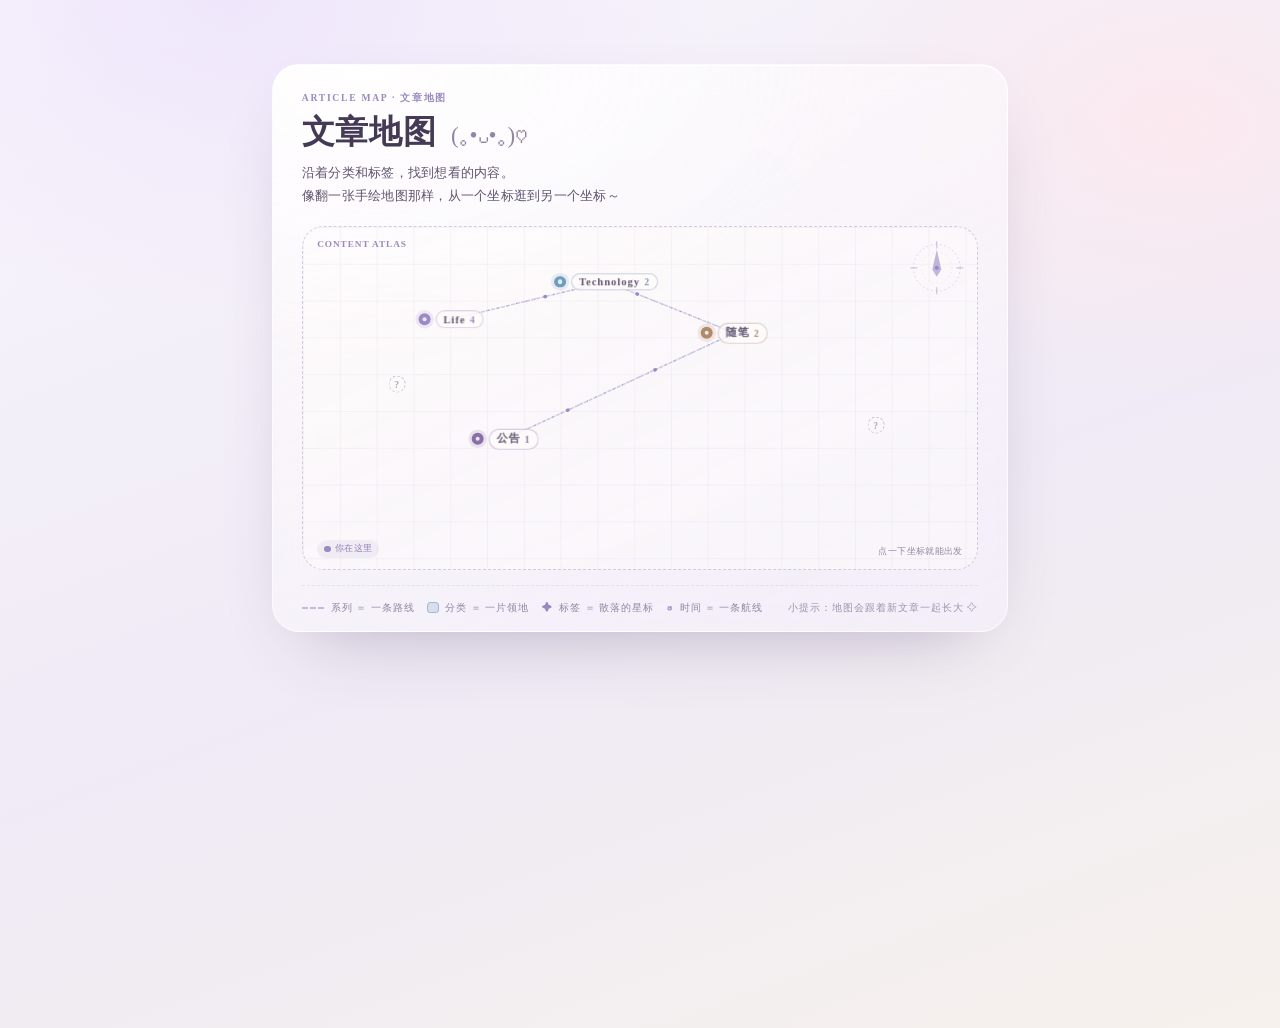
<file: static/atlas-map.html>
<!DOCTYPE html>
<html lang="zh-CN">
<head>
    <meta charset="UTF-8">
    <meta name="viewport" content="width=device-width, initial-scale=1.0">
    <title>文章地图 · CONTENT ATLAS 星图卡片</title>
    <link rel="shortcut icon" href="./img/favicon-32x32.png" type="image/x-icon">
    <link rel="stylesheet" href="./base修改版.css?v=20261021-1">
    <link rel="stylesheet" href="./atlas-map.css?v=20261021-1">
</head>
<!-- 这个文件只演示「第一张卡片」右侧那块 SVG 地图（CONTENT ATLAS）。
     结构照搬 yaronluo.com/series/：
       .hero-atlas  画布（虚线边框 + 方格纸）
         .atlas-route  一条路线，同一个 d 复制成 3 个 path 做 3 层动画
         .atlas-pins   针脚是普通 <a>，用 --x/--y 百分比定位（不是 SVG 元素）
     JS 只在 atlas-map.js 里：视差 + 用针脚坐标回写路线 d。 -->
<body class="atlas-demo">
    <main class="atlas-demo__wrap">
        <section class="atlas-card">
            <header class="atlas-head">
                <p class="atlas-eyebrow">ARTICLE MAP · 文章地图</p>
                <h1 class="atlas-title">文章地图 <span>(｡•ᴗ•｡)♡</span></h1>
                <p class="atlas-sub">沿着分类和标签，找到想看的内容。<br>像翻一张手绘地图那样，从一个坐标逛到另一个坐标～</p>
            </header>

            <!-- data-atlas：JS 把 --px / --py 写在这个元素上，子层自己决定视差倍数 -->
            <div class="hero-atlas" data-atlas>
                <span class="atlas-caption">CONTENT ATLAS</span>

                <!-- ① 路线层
                     viewBox="0 0 100 100" + preserveAspectRatio="none"
                     → 坐标 0~100 就等于画布的 0%~100%，跟针脚的 --x/--y 同一套坐标系。
                     pathLength="100" → 三条虚线动画的 dasharray 直接用「整条路的百分比」，
                     以后改路线长度不用重算数字。
                     vector-effect="non-scaling-stroke" → 画布被拉伸时线宽不跟着变形。 -->
                <svg class="atlas-route" viewBox="0 0 100 100" preserveAspectRatio="none" aria-hidden="true">
                    <path class="atlas-line" data-atlas-path pathLength="100" vector-effect="non-scaling-stroke"
                          d="M 22 27 L 45 16 L 64 31 L 30 62"></path>
                    <path class="atlas-flow" data-atlas-path pathLength="100" vector-effect="non-scaling-stroke"
                          d="M 22 27 L 45 16 L 64 31 L 30 62"></path>
                    <path class="atlas-runner" data-atlas-path pathLength="100" vector-effect="non-scaling-stroke"
                          d="M 22 27 L 45 16 L 64 31 L 30 62"></path>
                </svg>

                <!-- ② 针脚层：DOM 顺序 = 路线顺序（JS 按这个顺序连线段）
                     --x / --y   百分比坐标
                     --tone      这一站的颜色
                     --i         第几个，用来错开脉冲动画 -->
                <div class="atlas-pins">
                    <a class="atlas-pin" href="./index.html?category=Life" title="Life · 4 篇"
                       style="--x: 22; --y: 27; --tone: var(--primary); --i: 0">
                        <span class="pin-dot"><i></i></span>
                        <span class="pin-label"><b>Life</b><small>4</small></span>
                    </a>
                    <a class="atlas-pin" href="./index.html?category=Technology" title="Technology · 2 篇"
                       style="--x: 45; --y: 16; --tone: var(--azusa-blue); --i: 1">
                        <span class="pin-dot"><i></i></span>
                        <span class="pin-label"><b>Technology</b><small>2</small></span>
                    </a>
                    <a class="atlas-pin" href="./index.html?category=%E9%9A%8F%E7%AC%94" title="随笔 · 2 篇"
                       style="--x: 64; --y: 31; --tone: var(--tea); --i: 2">
                        <span class="pin-dot"><i></i></span>
                        <span class="pin-label"><b>随笔</b><small>2</small></span>
                    </a>
                    <a class="atlas-pin" href="./index.html?category=%E5%85%AC%E5%91%8A" title="公告 · 1 篇"
                       style="--x: 30; --y: 62; --tone: var(--mio-purple); --i: 3">
                        <span class="pin-dot"><i></i></span>
                        <span class="pin-label"><b>公告</b><small>1</small></span>
                    </a>

                    <!-- 还没被写到的坐标：虚线问号，纯装饰 -->
                    <span class="atlas-unknown" style="--x: 14; --y: 46" title="还没有被写到的坐标">?</span>
                    <span class="atlas-unknown" style="--x: 85; --y: 58" title="还没有被写到的坐标">?</span>
                </div>

                <!-- ③ 装饰层：罗盘 / 你在这里 / 提示 -->
                <div class="atlas-compass" aria-hidden="true">
                    <svg viewBox="0 0 64 64">
                        <circle class="compass-ring" cx="32" cy="32" r="26"></circle>
                        <circle class="compass-ring is-inner" cx="32" cy="32" r="17"></circle>
                        <path class="compass-tick" d="M32 3 v7 M32 54 v7 M3 32 h7 M54 32 h7"></path>
                        <path class="compass-needle" d="M32 12 L37 34 L32 42 L27 34 Z"></path>
                        <circle class="compass-core" cx="32" cy="32" r="2.4"></circle>
                    </svg>
                </div>

                <span class="atlas-you"><i></i>你在这里</span>
                <span class="atlas-hint">点一下坐标就能出发</span>
            </div>

            <div class="hero-legend">
                <span><i class="legend-route" aria-hidden="true"></i>系列 ＝ 一条路线</span>
                <span><i class="legend-area" aria-hidden="true"></i>分类 ＝ 一片领地</span>
                <span><i class="legend-glyph" aria-hidden="true">✦</i>标签 ＝ 散落的星标</span>
                <span><i class="legend-glyph" aria-hidden="true">↺</i>时间 ＝ 一条航线</span>
                <em>小提示：地图会跟着新文章一起长大 ✧</em>
            </div>
        </section>
    </main>

    <script src="./atlas-map.js?v=20261021-1"></script>
</body>
</html>
</file>
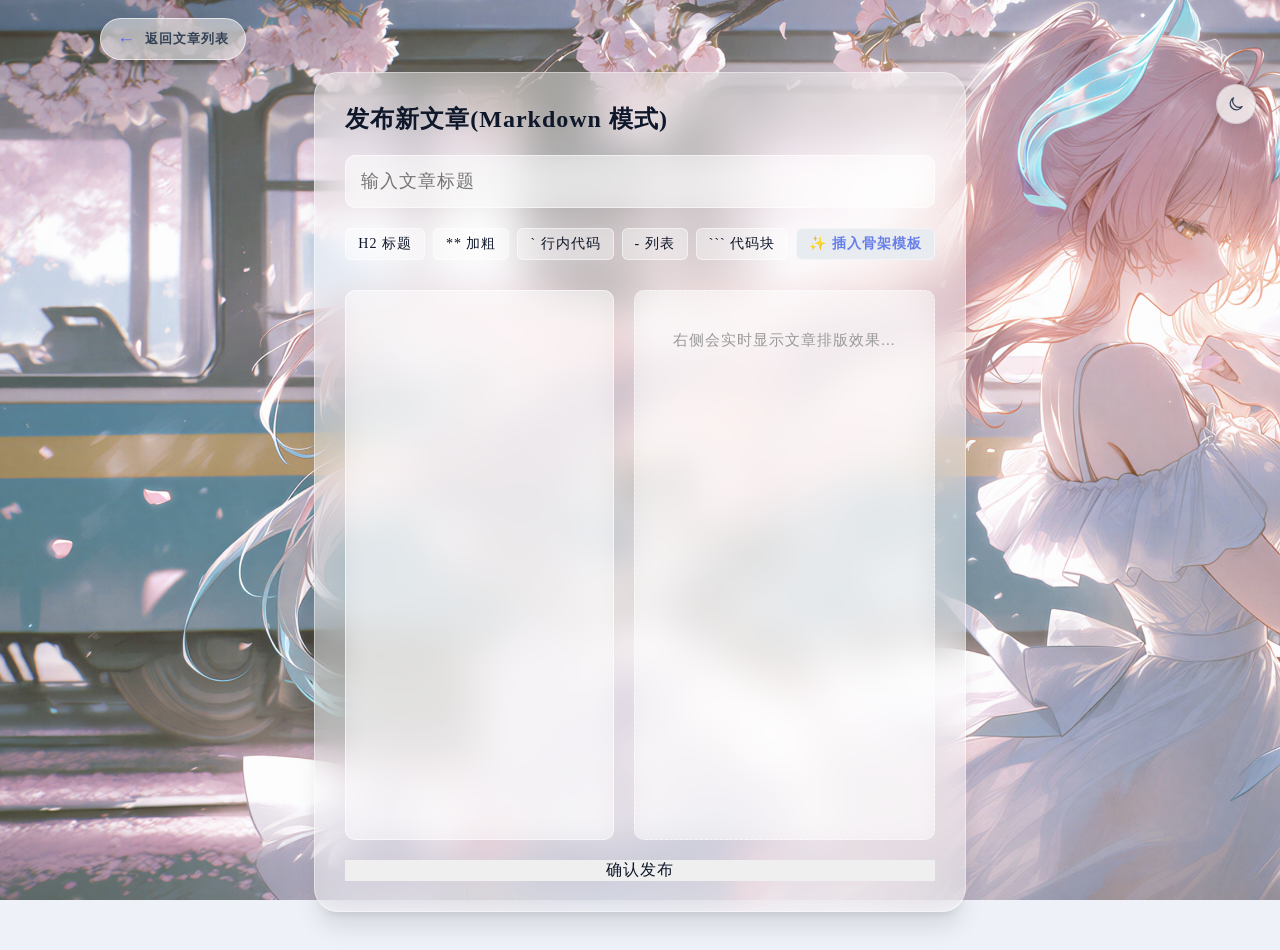
<file: static/create_post.html>
<!doctype html>
<html lang="zh-CN">
  <head>
    <meta charset="UTF-8" />
    <title>写文章 - 宝藏之地</title>
    <link rel="stylesheet" href="./base修改版.css" />
    <link rel="stylesheet" href="./card.css" />
    <!-- 借用一下你刚才的 post.css 里面的大卡片样式 -->
    <link rel="stylesheet" href="./post.css" />
    <!-- 引入笔记页的排版样式，为了让右侧预览长得和最终文章页一模一样 -->
    <link rel="stylesheet" href="./notes/note.css" />
    <link rel="stylesheet" href="./editor.css" />
    <script src="./theme-toggle.js?v=20261106-1"></script>
  </head>
  <body class="post-page">
    <div class="post-bg" aria-hidden="true"></div>
    <a class="editor-back" href="./post.html" aria-label="返回文章列表">
      <span aria-hidden="true">←</span>
      <span>返回文章列表</span>
    </a>
    <main class="post-main" style="margin-top: 50px">
      <section class="card post-start editor-container">
        <h2>发布新文章(Markdown 模式)</h2>
        <form id="postForm" class="editor-form">
          <input
            type="text"
            id="title"
            class="editor-title-input"
            placeholder="输入文章标题"
            required
          />

          <!--工具栏-->
          <div class="editor-toolbar">
            <button type="button" id="btnH2">H2 标题</button>
            <button type="button" id="btnBold">** 加粗</button>
            <button type="button" id="btnCode">` 行内代码</button>
            <button type="button" id="btnList">- 列表</button>
            <button type="button" id="btnBlock">``` 代码块</button>
            <button type="button" id="btnTpl" class="btn-template">
              ✨ 插入骨架模板
            </button>
          </div>

          <!-- 分栏编辑区 -->
          <div class="editor-split">
            <!-- 左边：写 Markdown -->
            <div class="editor-left">
              <textarea
                id="content"
                class="editor-textarea"
                placeholder="输入正文内容...(支持 Markdown 语法)"
                required
              >
              </textarea>
              <span id="wordCount"></span>
            </div>
            <!-- 右边：实时预览 -->
            <div class="editor-right note-body" id="preview">
              <p style="color: #999; text-align: center; margin-top: 20px">
                右侧会实时显示文章排版效果...
              </p>
            </div>
          </div>
          <button type="submit" class="new-chat-btn">确认发布</button>
        </form>
      </section>
    </main>
    <!-- 引入 Markdown 解析和防 XSS 的库 -->
    <script src="./vendor/marked.min.js"></script>
    <script src="./vendor/purify.min.js"></script>
    <script>
      // 编辑器工具栏逻辑
      function wrap(before, after = before) {
        const el = document.getElementById("content");
        const { selectionStart: s, selectionEnd: e } = el;
        const picked = el.value.slice(s, e) || "文字";
        el.setRangeText(before + picked + after, s, e, "end");
        el.focus();
        el.dispatchEvent(new Event("input")); // 触发实时预览刷新
      }

      document.getElementById("btnH2").onclick = () => wrap("## ", "");
      document.getElementById("btnBold").onclick = () => wrap("**");
      document.getElementById("btnCode").onclick = () => wrap("`");
      document.getElementById("btnList").onclick = () => wrap("- ", "");
      document.getElementById("btnBlock").onclick = () =>
        wrap("```\n", "\n```");

      // 2. 插入骨架模板逻辑
      document.getElementById("btnTpl").onclick = () => {
        const el = document.getElementById("content");
        if (el.value.trim() && !confirm("这会覆盖当前内容，继续？")) return;
        el.value = `## 一、我遇到的现象\n\n- **现象**：\n- **原因**：\n- **修法**：\n\n## 二、第二个问题\n\n- **现象**：\n- **原因**：\n- **修法**：\n\n## 三、结论\n\n一句话总结：\n`;
        el.dispatchEvent(new Event("input"));
      };

      // 3.实时预览逻辑
      const ta = document.getElementById("content");
      const pv = document.getElementById("preview");

      ta.addEventListener("input", () => {
        if (!ta.value.trim()) {
          pv.innerHTML =
            '<p style="color: #999; text-align: center; margin-top: 20px;">右侧会实时显示文章排版效果...</p>';
          document.getElementById("wordCount").textContent = "共 0 字"; // ← 归零
          return;
        }
        pv.innerHTML = DOMPurify.sanitize(marked.parse(ta.value));
        const chars = pv.textContent.replace(/\s/g, "").length;
        document.getElementById("wordCount").textContent = `共 ${chars} 字`;
      });

      document
        .getElementById("postForm")
        .addEventListener("submit", async (e) => {
          e.preventDefault();
          const title = document.getElementById("title").value;
          const content = document.getElementById("content").value;

          try {
            const res = await fetch("/api/post", {
              method: "POST",
              headers: { "Content-Type": "application/json" },
              body: JSON.stringify({ title, content }),
            });

            if (res.status === 401) {
              alert("请先登录！");
              location.href =
                "./login.html?next=" + encodeURIComponent("./create_post.html");
              return;
            }

            if (res.ok) {
              alert("发布成功！");
              // 发布成功后跳转到列表页（这里先随便跳，等你写好了列表页再改）
              location.href = "./post.html";
            } else {
              alert("发布失败，请检查输入");
            }
          } catch (err) {
            console.error(err);
            alert("网络错误");
          }
        });
    </script>
  </body>
</html>
</file>
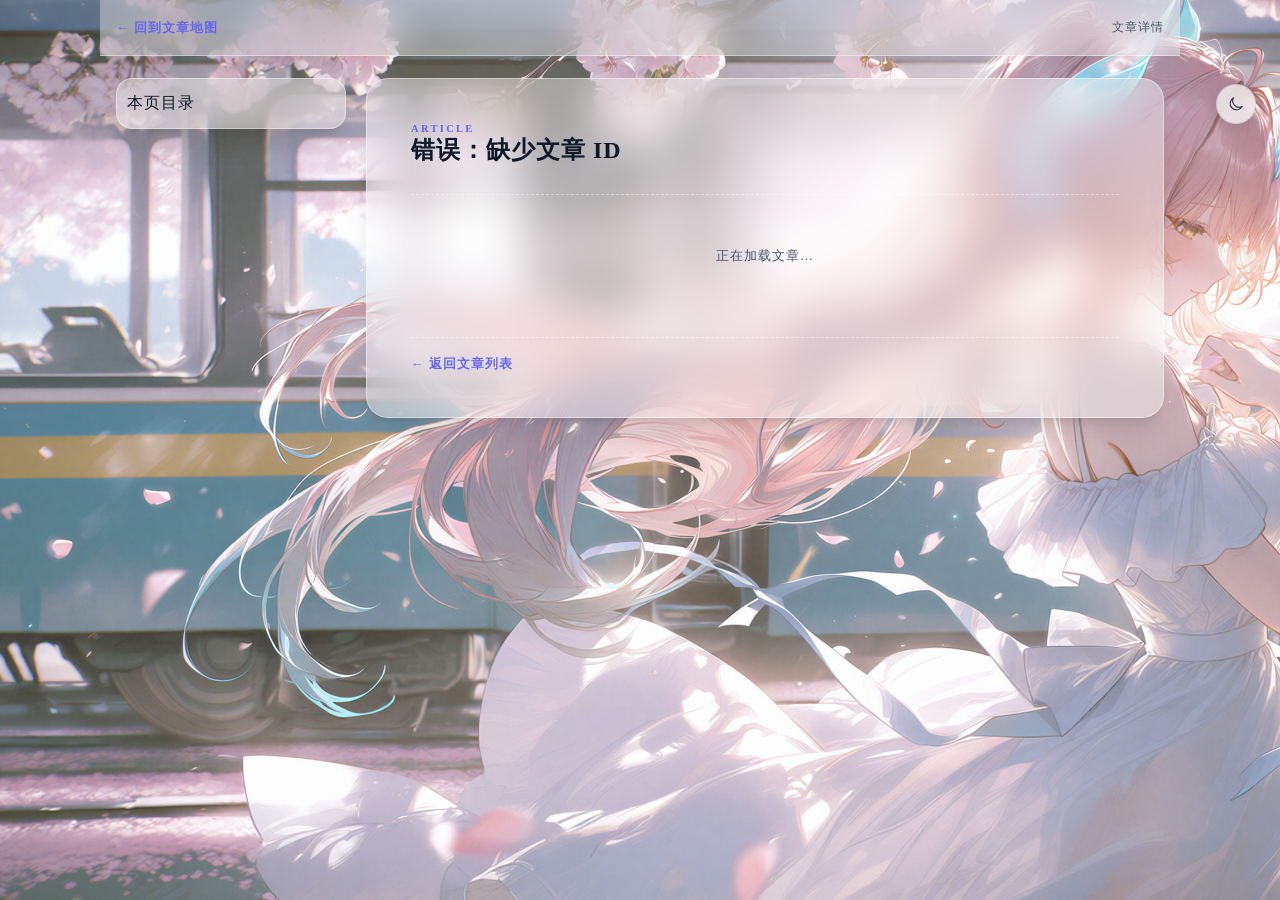
<file: static/post_detail.html>
<!DOCTYPE html>
<html lang="en">
<head>
  <meta charset="UTF-8">
  <meta name="viewport" content="width=device-width, initial-scale=1.0">
  <title>文章详情 - 宝藏之地</title>
  <link rel="shortcut icon" href="./img/favicon-32x32.png" type="image/x-icon">
  <!-- 借用笔记页的超赞样式！ -->
  <link rel="stylesheet" href="./base修改版.css">
  <link rel="stylesheet" href="./card.css">
  <link rel="stylesheet" href="./notes/note.css"> 
    <script src="./theme-toggle.js?v=20261106-1"></script>
  </head>
<body class="note-page">
  <div class="note-bg" aria-hidden="true"></div>
  <div class="note-progress" id="progressBar" aria-hidden="true"></div>
  
  <header class="note-nav">
    <a class="note-back" href="./post.html">← 回到文章地图</a>
    <span class="note-crumb" id="crumb">文章详情</span>
  </header>

  <main class="note-shell">
    <aside class="note-toc card" aria-label="本页目录" id="tocBox">
      <p class="note__title">本页目录</p>
      <nav class="note-toc__list" id="noteToc"></nav>
    </aside>

    <article class="card note-paper">
      <header class="note-head">
        <p class="note-kicker" style="color: var(--indigo);">ARTICLE</p>
        <h1 id="postTitle">正在加载文章...</h1>
        <p class="note-meta" id="postMeta"></p>
      </header>
      <!-- 正文渲染区 -->
      <div class="note-body" id="postContent">
        <p class="note-loading">正在加载文章…</p>
      </div>
      <footer class="note-pager">
        <a href="./post.html">← 返回文章列表</a>
      </footer>
    </article>
  </main>
  <script src="./vendor/marked.min.js"></script>
  <script src="./vendor/purify.min.js"></script>
  <script type="module" src="./post_detail.js?v=20261022"></script>
</body>
</html>
</file>
<file: static/base修改版.css>
body,body *{
    margin: 0;
    padding: 0;
    font-family: "Noto Serif SC", "Noto Serif SC Fallback";
    letter-spacing: 1px;
}
:root{
    /* ===== 你的原始颜色（完全保留，一个 lab 值都不改） ===== */
    --color-ziti:lab(7.78673% 1.82345 -15.0537);
    --color-bule:lab(38.4009% 52.6132 -92.3857);
    --color2-bule:lab(60% 30 -60);
    --color-font:lab(26.9569% -1.47016 -15.6993);
    --color2-font:lab(49.5493% 79.8381 2.31768);
    --color-control:lab(48.295% 38.3129 -81.9673);
    
    /* ===== 新增变量（只提取你 index.css 里的硬编码值） ===== */
    --bg-white-06: rgba(255, 255, 255, 0.45);   /* 名字来自原来的 0.6；为强化玻璃感已调低到 0.45 */
    --bg-white-05: rgba(255, 255, 255, 0.5);
    --bg-white-04: rgba(255, 255, 255, 0.4);
    --bg-dark-purple: #2a2845;
    --text-white: #ffffff;
    --text-black-08: rgba(0, 0, 0, 0.8);
    --border-purple: #c4b5fd;
    --shadow-light: 0 2px 12px rgba(0, 0, 0, 0.08);
    --shadow-medium: 0 4px 20px rgba(0, 0, 0, 0.06);
    --shadow-heavy: 0 20px 60px rgba(0, 0, 0, 0.12);
    --shadow-card: 0 20px 60px rgba(0, 0, 0, 0.5);
    --shadow-media: 0 4px 16px rgba(0, 0, 0, 0.08);
    --gradient-dark: linear-gradient(to top, rgba(0, 0, 0, 0.7), transparent);
    --gradient-text: linear-gradient(135deg, #4facfe, #00f2fe, #f093fb);
    --bg-progress: rgba(0, 0, 0, 0.1);
    --glow-blue: 0 0 10px rgba(100, 200, 255, 0.4), 0 0 40px rgba(100, 200, 255, 0.2), 0 0 80px rgba(100, 200, 255, 0.1);

    /* ===== 【新增 · 抽取自 xhs卡片示例.html】卡片设计系统令牌 =====
       原站的每个卡片都是这一串工具类拼出来的：
         rounded-3xl bg-white/40 dark:bg-slate-800/50 backdrop-blur-md
         border border-white/40 dark:border-white/10 shadow-xl overflow-hidden
       这里把它们固化成变量：index修改版.css 与 card.css 统一引用，
       以后调卡片只需要改这一段。
       （card.css 里有同名默认值，两处数值保持一致；本文件后加载则以本文件为准） */
    --radius-card: 24px;      /* rounded-3xl    */
    --radius-lg: 16px;        /* rounded-2xl    */
    --radius-md: 12px;        /* rounded-xl     */
    --radius-sm: 8px;         /* rounded-lg     */
    --radius-xs: 6px;         /* 项目里的小圆角 */
    --radius-2xs: 5px;        /* 项目里的标签圆角 */
    --radius-pill: 9999px;    /* rounded-full   */

    --card-bg: rgba(255, 255, 255, 0.4);      /* bg-white/40      */
    --card-border: rgba(255, 255, 255, 0.4);  /* border-white/40  */
    --card-blur: 20px;                        /* 原 backdrop-blur-md 是 12px，实测调重到 20px */
    --card-shadow: 0 20px 25px -5px rgba(0, 0, 0, 0.1),
                   0 8px 10px -6px rgba(0, 0, 0, 0.1);   /* shadow-xl */

    /* 玻璃层底色（只给 .card-glass 用）：比 --bg-white-06 更透，模糊才看得出来。
       深色模式的值见下面 [data-theme="dark"]，那里不能再像顶栏那样 85% 实底。 */
    --glass-fill: rgba(255, 255, 255, 0.45);

    --indigo: #6366f1;        /* indigo-500 */
    --indigo-400: #818cf8;    /* indigo-400 */
    --purple: #a855f7;        /* purple-500 */
    --green: #22c55e;         /* green-500  */

    /* ===== 状态条（.status-bar）+ 徽章（.chip）专用令牌 =====
       抽自 index修改版.css 里原来写死的颜色，深色值见下面的 [data-theme="dark"] */
    --clock-bg: #0f172a;                          /* slate-900  */
    --status-fg: #475569;                         /* slate-600  */
    --status-accent: #4f46e5;                     /* indigo-600 */
    --chip-bg: rgba(255, 255, 255, 0.5);
    --chip-border: rgba(255, 255, 255, 0.4);
    --shadow-inset: inset 0 2px 4px rgba(0, 0, 0, 0.05);   /* shadow-inner */
    --font-mono: ui-monospace, SFMono-Regular, Menlo, Consolas, monospace;
    --dur: 0.7s;                                  /* duration-700 */
}
/* ===== 深色模式 ===== */
[data-theme="dark"] {
  /* 文字：浅色变白，深色变浅灰 */
  --color-ziti: #f0f0f0;
  --color-font: #b0b0b0;
  --color2-font: #c084fc;
  --text-white: #ffffff;
  --text-black-08: rgba(255, 255, 255, 0.85);
  
  /* 背景：白色半透明变深色半透明 */
  --bg-white-06: rgba(20, 20, 40, 0.85);
  --bg-white-05: rgba(15, 15, 35, 0.8);
  --bg-white-04: rgba(10, 10, 30, 0.7);
  --bg-dark-purple: #1a1838;
  --bg-progress: rgba(255, 255, 255, 0.12);
  
  /* 边框：浅紫变深紫 */
  --border-purple: #5a4a7a;
  
  /* 阴影：加深 */
  --shadow-light: 0 2px 12px rgba(0, 0, 0, 0.5);
  --shadow-medium: 0 4px 20px rgba(0, 0, 0, 0.6);
  --shadow-heavy: 0 20px 60px rgba(0, 0, 0, 0.7);
  --shadow-card: 0 20px 60px rgba(0, 0, 0, 0.8);
  --shadow-media: 0 4px 16px rgba(0, 0, 0, 0.5);
  
  /* 渐变遮罩：更深的黑色 */
  --gradient-dark: linear-gradient(to top, rgba(0, 0, 0, 0.9), transparent);

  /* ===== 【新增 · 抽取自 xhs卡片示例.html】卡片令牌的深色值 =====
     对应原站的 dark:bg-slate-800/50、dark:border-white/10 等 */
  --card-bg: rgba(30, 41, 59, 0.5);
  --card-border: rgba(255, 255, 255, 0.1);

  /* 玻璃层底色（深色）：原来是 85% 实底 → 卡背后完全看不见背景，模糊等于没有。
     xhs 原站深色卡片是 dark:bg-slate-800/50（50%），这里取 55% 兼顾可读性。 */
  --glass-fill: rgba(20, 20, 40, 0.55);

  /* 状态条 + 徽章：原来写在文件下半部分的 5 条覆盖规则，已改成这些变量 */
  --clock-bg: #000;
  --status-fg: #cbd5e1;
  --status-accent: #818cf8;
  --chip-bg: rgba(51, 65, 85, 0.5);
  --chip-border: #475569;
}
/* 状态条 + 徽章：深色模式覆盖
   —— 这 5 条写死的覆盖规则已抽成变量，改由上面 [data-theme="dark"] 里的
   --card-bg / --clock-bg / --status-fg / --status-accent / --chip-bg / --chip-border
   自动切换，视觉结果完全一致（原来是 rgba(30,41,59,.5) 等硬编码值）。
   index修改版.css 里 .status-bar / .chip 现在只引用变量，不再区分主题。 */

body *{
    box-sizing: border-box;
    margin: 0%;
    padding: 0%;
}
a{
    text-decoration: none;
    color: black;
}
input,
button,
textarea{
    color: inherit;
    font: inherit;
    border: none;
}
a:focus,
input:focus,
button:focus,
textarea:focus{
    outline: none;
}
ol,ul,li{
    list-style: none;
}
h1,h2,h3,h4,h5,h6,p,ul,ol{
    margin: 0;
    padding: 0;
}
@font-face {
  font-family: 'iconfont';
  src: url('iconfont.woff2?t=1783863272706') format('woff2'),
       url('iconfont.woff?t=1783863272706') format('woff'),
       url('iconfont.ttf?t=1783863272706') format('truetype');
}
.iconfont {
  font-family: "iconfont" !important;
  font-size: 23px;
  font-weight: 600;
  color: darkgray;
  font-style: normal;
  -webkit-font-smoothing: antialiased;
  -moz-osx-font-smoothing: grayscale;
}
</file>
<file: static/atlas-map.css>
/* =========================================================
   atlas-map.css · 文章地图 · CONTENT ATLAS 星图卡片
   ---------------------------------------------------------
   结构完全照搬 https://yaronluo.com/series/ 第一张卡片右侧那块地图：

     .hero-atlas    画布：虚线边框 + CSS 画的方格纸
       .atlas-route <svg viewBox="0 0 100 100" preserveAspectRatio="none">
       .atlas-pins  针脚层：普通 <a>，用 --x/--y 百分比定位
       .atlas-compass / .atlas-you / .atlas-hint  装饰

   关键点（改之前先看这三条）：
   1. 地图没有用「一张背景 SVG」画完，而是「SVG 只画线，圆点用 HTML」。
      因为圆点要 hover、要点击、要塞文字，用 DOM 比 <text> 好维护；
      SVG 只负责那条会流动的路线。
   2. 同一个 d 复制成 3 个 path 做 3 层动画：
        .atlas-line   静止虚线（路线本身）
        .atlas-flow   蓝色小点反向流动（能量感）
        .atlas-runner 亮色短划正向跑（巡逻的光点）
      三条都写 pathLength="100"，所以 dasharray 里的数值就是「整条路的百分比」。
   3. 坐标系：viewBox 0 0 100 100 + preserveAspectRatio="none"
      → SVG 里 x=22 就是画布宽度的 22%，y=27 就是高度的 27%，
        和针脚的 left:calc(--x*1%) / top:calc(--y*1%) 完全重合。
      vector-effect="non-scaling-stroke" 保证画布拉扁时线宽还是 1.6px。
   ========================================================= */

/* =========================================================
   1. 卡片令牌
   ---------------------------------------------------------
   这一段是为了让 demo 能独立跑。接进你现有站点时：
   - 你的全站已经有 --primary / --glass-card 这类变量 → 整段删掉，自动继承；
   - 没有 → 保留，改这里的值就能换整张地图的配色。
   ========================================================= */
.atlas-card,
.atlas-scope {
  --primary: #9c8ac7;                          /* 主色：路线 / 针脚 / 罗盘 */
  --azusa-blue: #6f9dc0;                       /* 第二层流动虚线 */
  --tea: #b08a6a;                              /* 「随笔」那枚针脚 */
  --mio-purple: #8a6fa8;                       /* 「公告」那枚针脚 */
  --glass-card: rgba(255, 252, 250, 0.72);
  --glass-border: rgba(124, 104, 150, 0.16);
  --text-strong: #453a56;
  --text-body: #5f5470;
  --text-muted: #9186a3;
}

/* =========================================================
   2. 页面外框（只给 demo 用，接进站点后可删）
   ========================================================= */
.atlas-demo {
  display: flex;
  align-items: flex-start;
  justify-content: center;
  min-height: 100vh;
  padding: clamp(1.5rem, 5vw, 4rem) 1rem;
  background:
    radial-gradient(60% 50% at 18% 0%, #efe6fb 0%, transparent 62%),
    radial-gradient(55% 45% at 92% 12%, #fbe9ef 0%, transparent 60%),
    linear-gradient(160deg, #f8f5fc, #efeaf5 55%, #f6f1ec);
}
.atlas-demo__wrap {
  width: min(100%, 46rem);
}
[data-theme="dark"] .atlas-demo {
  background:
    radial-gradient(60% 50% at 18% 0%, #2b2340 0%, transparent 62%),
    radial-gradient(55% 45% at 92% 12%, #3a2434 0%, transparent 60%),
    linear-gradient(160deg, #17141f, #1d1829 55%, #14121a);
}

/* =========================================================
   3. 卡片外壳（截图里那张大卡片的玻璃底）
   ========================================================= */
.atlas-card {
  position: relative;
  padding: clamp(1.1rem, 3vw, 1.7rem) clamp(1rem, 3vw, 1.8rem) 1rem;
  border: 1px solid rgba(255, 255, 255, 0.62);
  border-radius: 1.7rem;
  background:
    radial-gradient(120% 90% at 12% 0%, rgba(255, 255, 255, 0.86), transparent 58%),
    linear-gradient(155deg, rgba(255, 253, 251, 0.78), rgba(244, 239, 251, 0.62));
  box-shadow:
    0 28px 70px -38px rgba(88, 68, 108, 0.45),
    inset 0 1px 0 rgba(255, 255, 255, 0.85);
  color: var(--text-body);
  backdrop-filter: blur(18px) saturate(1.15);
  -webkit-backdrop-filter: blur(18px) saturate(1.15);
}
[data-theme="dark"] .atlas-card,
[data-theme="dark"] .atlas-scope {
  --primary: #b9a6e0;
  --azusa-blue: #8fc0dd;
  --tea: #d3b295;
  --mio-purple: #b79bd4;
  --glass-card: rgba(38, 34, 52, 0.66);
  --glass-border: rgba(196, 181, 253, 0.2);
  --text-strong: #f1ecff;
  --text-body: #d6cfe6;
  --text-muted: #a99fbe;
}
/* 卡壳（边框 / 渐变底 / 阴影）只属于 demo 的 .atlas-card，
   不要跟着 .atlas-scope 走，否则在 post 页里会给半个卡片再套一层壳 */
[data-theme="dark"] .atlas-card {
  border-color: rgba(196, 181, 253, 0.16);
  background:
    radial-gradient(120% 90% at 12% 0%, rgba(120, 100, 160, 0.22), transparent 58%),
    linear-gradient(155deg, rgba(40, 35, 55, 0.8), rgba(26, 23, 38, 0.7));
  box-shadow:
    0 28px 70px -38px rgba(0, 0, 0, 0.8),
    inset 0 1px 0 rgba(255, 255, 255, 0.06);
}

/* =========================================================
   4. 卡头
   ========================================================= */
.atlas-eyebrow {
  display: flex;
  align-items: center;
  gap: 0.4rem;
  color: color-mix(in srgb, var(--primary) 82%, var(--text-muted));
  font-size: 0.6rem;
  font-weight: 800;
  letter-spacing: 0.18em;
}
.atlas-title {
  margin-top: 0.45rem;
  color: var(--text-strong);
  font-size: clamp(1.6rem, 4.6vw, 2.05rem);
  font-weight: 800;
  letter-spacing: 0.02em;
  line-height: 1.25;
}
.atlas-title span {
  margin-left: 0.35rem;
  color: var(--text-muted);
  font-size: 0.7em;
  font-weight: 400;
  letter-spacing: 0;
  white-space: nowrap;
}
.atlas-sub {
  margin-top: 0.55rem;
  color: var(--text-body);
  font-size: 0.8rem;
  letter-spacing: 0.02em;
  line-height: 1.75;
}

/* =========================================================
   5. 画布 .hero-atlas
   ---------------------------------------------------------
   方格纸没有用图片：两条 linear-gradient 各画 1px 线，
   再用 background-size:2.3rem 2.3rem 平铺成格子。
   ========================================================= */
.hero-atlas {
  position: relative;
  margin-top: 1.2rem;
  width: 100%;
  height: clamp(15rem, 30vw, 21.5rem);
  border: 1px dashed color-mix(in srgb, var(--primary) 26%, var(--glass-border));
  border-radius: 1.35rem;
  background-color: color-mix(in srgb, var(--glass-card) 62%, transparent);
  background-image:
    linear-gradient(color-mix(in srgb, var(--primary) 8%, transparent) 1px, transparent 1px),
    linear-gradient(90deg, color-mix(in srgb, var(--primary) 8%, transparent) 1px, transparent 1px);
  background-size: 2.3rem 2.3rem;
  overflow: hidden;
  /* 单独开层叠上下文：三个 z-index 层（1 路线 / 2 针脚 / 3 装饰）只在卡片内比较 */
  isolation: isolate;
}

/* 左上角小标题 / 右下角提示 / 左下角「你在这里」 */
.atlas-caption,
.atlas-hint,
.atlas-you {
  position: absolute;
  z-index: 3;
  color: var(--text-muted);
  font-size: 0.58rem;
  letter-spacing: 0.1em;
}
.atlas-caption {
  top: 0.75rem;
  left: 0.9rem;
  color: color-mix(in srgb, var(--primary) 75%, var(--text-muted));
  font-weight: 800;
}
.atlas-hint {
  right: 0.9rem;
  bottom: 0.7rem;
  letter-spacing: 0.04em;
}
.atlas-you {
  bottom: 0.7rem;
  left: 0.9rem;
  display: inline-flex;
  align-items: center;
  gap: 0.28rem;
  padding: 0.16rem 0.45rem;
  border-radius: 999px;
  background: color-mix(in srgb, var(--primary) 10%, transparent);
  color: color-mix(in srgb, var(--primary) 82%, var(--text-body));
  letter-spacing: 0.02em;
}
.atlas-you i {
  width: 0.4rem;
  height: 0.4rem;
  border-radius: 999px;
  background: var(--primary);
  animation: atlas-you-pulse 2.6s ease-in-out infinite;
}

/* =========================================================
   6. 路线层
   ---------------------------------------------------------
   三个 path 共用一条 d，差异全在 stroke-dasharray / 动画方向。
   --px / --py 由 JS 写在 .hero-atlas 上（指针视差），
   路线层只吃 0.4 倍 → 线和针脚之间产生「前后景」错位。
   ========================================================= */
.atlas-route {
  position: absolute;
  inset: 0;
  z-index: 1;
  width: 100%;
  height: 100%;
  pointer-events: none;                /* 线的点击热区不要挡住针脚 */
  transform: translate3d(calc(var(--px, 0) * 0.4px), calc(var(--py, 0) * 0.4px), 0);
  transition: transform 0.5s ease-out;
}
.atlas-line,
.atlas-flow,
.atlas-runner {
  fill: none;
  stroke-linecap: round;
  stroke-linejoin: round;
}
/* a. 路线本体：短虚线，慢慢往前爬 */
.atlas-line {
  stroke: color-mix(in srgb, var(--primary) 42%, transparent);
  stroke-width: 1.6;
  stroke-dasharray: 3 2.4;
  animation: atlas-flow 22s linear infinite;
}
/* b. 能量流：小点反向飘（dasharray 的「1 小段 + 9.6 空白」就是一个个点） */
.atlas-flow {
  stroke: color-mix(in srgb, var(--azusa-blue) 60%, transparent);
  stroke-width: 1.2;
  stroke-dasharray: 0.4 9.6;
  animation: atlas-flow 9s linear infinite reverse;
}
/* c. 巡逻光点：只留 0.55% 长的一小段，沿路正向跑 */
.atlas-runner {
  stroke: var(--primary);
  stroke-width: 3.4;
  stroke-dasharray: 0.55 100;
  animation: atlas-run 7.5s linear infinite;
}

/* =========================================================
   7. 针脚层
   ---------------------------------------------------------
   .atlas-pin 是「圆点 + 胶囊标签」整组居中在坐标上：
   translate(-50%,-50%) 让整组的外框中心落在 (--x, --y)。
   （所以路线端点会落在标签中间偏左，这是原站的效果，不是画错）
   ========================================================= */
.atlas-pins {
  position: absolute;
  inset: 0;
  z-index: 2;
  transform: translate3d(calc(var(--px, 0) * 1px), calc(var(--py, 0) * 1px), 0);
  transition: transform 0.5s ease-out;
}
.atlas-pin {
  position: absolute;
  top: calc(var(--y) * 1%);
  left: calc(var(--x) * 1%);
  display: flex;
  align-items: center;
  gap: 0.3rem;
  transform: translate(-50%, -50%);
  transition: transform 0.26s cubic-bezier(0.22, 0.68, 0, 1);
}
.atlas-pin:hover {
  transform: translate(-50%, -50%) scale(1.06);
}

/* 圆点：实心 --tone + 一圈淡色光晕 + 外扩脉冲环 */
.pin-dot {
  position: relative;
  display: grid;
  flex: 0 0 auto;
  place-items: center;
  width: 0.74rem;
  height: 0.74rem;
  border-radius: 999px;
  background: var(--tone);
  box-shadow: 0 0 0 0.2rem color-mix(in srgb, var(--tone) 16%, transparent);
}
.pin-dot i {
  width: 0.26rem;
  height: 0.26rem;
  border-radius: 999px;
  background: color-mix(in srgb, white 82%, var(--tone));
}
.pin-dot::after {
  content: "";
  position: absolute;
  inset: -0.28rem;
  border: 1px solid var(--tone);
  border-radius: 999px;
  opacity: 0;
  animation: pin-pulse 3.6s ease-out calc(var(--i) * 0.55s) infinite;
}

/* 胶囊标签：毛玻璃 + 同色描边，hover 时描边和文字一起变亮 */
.pin-label {
  display: inline-flex;
  align-items: center;
  gap: 0.26rem;
  padding: 0.14rem 0.44rem;
  border: 1px solid color-mix(in srgb, var(--tone) 26%, var(--glass-border));
  border-radius: 999px;
  background: color-mix(in srgb, var(--glass-card) 88%, transparent);
  color: var(--text-body);
  font-size: 0.66rem;
  white-space: nowrap;
  backdrop-filter: blur(6px);
  -webkit-backdrop-filter: blur(6px);
  transition: border-color 0.24s ease, color 0.24s ease;
}
.pin-label b {
  font-weight: 700;
}
.pin-label small {
  color: color-mix(in srgb, var(--tone) 85%, var(--text-muted));
  font-size: 0.6rem;
  font-weight: 700;
}
.atlas-pin:hover .pin-label {
  border-color: color-mix(in srgb, var(--tone) 55%, transparent);
  color: color-mix(in srgb, var(--tone) 88%, var(--text-strong));
}

/* =========================================================
   8. 装饰：未解锁坐标 / 罗盘 / 图例
   ========================================================= */
.atlas-unknown {
  position: absolute;
  top: calc(var(--y) * 1%);
  left: calc(var(--x) * 1%);
  display: grid;
  place-items: center;
  width: 1.05rem;
  height: 1.05rem;
  border: 1px dashed color-mix(in srgb, var(--text-muted) 45%, transparent);
  border-radius: 999px;
  color: color-mix(in srgb, var(--text-muted) 70%, transparent);
  font-size: 0.6rem;
  font-weight: 700;
  transform: translate(-50%, -50%);
  animation: atlas-unknown 5.5s ease-in-out infinite;
}
.atlas-unknown:nth-of-type(2) {
  animation-delay: 1.6s;
}

/* 罗盘：外圈 40s 转一圈；指针用同一个 --primary，跟路线不同色阶 */
.atlas-compass {
  position: absolute;
  top: 0.75rem;
  right: 0.75rem;
  z-index: 3;
  width: 3.6rem;
  height: 3.6rem;
}
.atlas-compass svg {
  width: 100%;
  height: 100%;
  animation: compass-spin 40s linear infinite;
}
.compass-ring {
  fill: none;
  stroke: color-mix(in srgb, var(--primary) 34%, transparent);
  stroke-width: 1;
  stroke-dasharray: 2 3;
}
.compass-ring.is-inner {
  stroke-dasharray: 1 4;
  opacity: 0.7;
}
.compass-tick {
  stroke: color-mix(in srgb, var(--primary) 45%, transparent);
  stroke-width: 1.4;
  stroke-linecap: round;
}
.compass-needle {
  fill: color-mix(in srgb, var(--primary) 62%, transparent);
}
.compass-core {
  fill: var(--primary);
}

/* 卡片底部的图例：路线 / 领地 / 星标 / 航线 */
.hero-legend {
  display: flex;
  flex-wrap: wrap;
  align-items: center;
  gap: 0.45rem 0.8rem;
  margin-top: 0.95rem;
  padding-top: 0.9rem;
  border-top: 1px dashed color-mix(in srgb, var(--glass-border) 80%, transparent);
  color: var(--text-muted);
  font-size: 0.62rem;
  /* base修改版.css 给 body * 加了 1px 字距，图例这里要压回 0，
     否则 4 条说明 + 右侧提示挤不下一行（原站是一行） */
  letter-spacing: 0;
}
.hero-legend span {
  display: inline-flex;
  align-items: center;
  gap: 0.4rem;
}
.hero-legend em {
  margin-left: auto;
  color: color-mix(in srgb, var(--text-muted) 88%, transparent);
  font-style: normal;
  font-size: 0.62rem;
}
.legend-route {
  width: 1.4rem;
  border-top: 2px dashed color-mix(in srgb, var(--primary) 55%, transparent);
}
.legend-area {
  width: 0.72rem;
  height: 0.72rem;
  border: 1px solid color-mix(in srgb, var(--azusa-blue) 55%, transparent);
  border-radius: 0.24rem;
  background: color-mix(in srgb, var(--azusa-blue) 22%, transparent);
}
.legend-glyph {
  color: color-mix(in srgb, var(--primary) 78%, var(--text-muted));
  font-style: normal;
  font-weight: 800;
}

/* =========================================================
   9. 动画关键帧（数值照抄原站）
   ---------------------------------------------------------
   atlas-flow  虚线整体位移：-54 是 (3+2.4)×10，正好走完 10 个循环，
               循环点对齐，看不出「跳一下」。
   atlas-run   巡逻段偏移 -100.55 = 整条路 100 + 自己长度 0.55。
   ========================================================= */
@keyframes atlas-flow {
  to { stroke-dashoffset: -54; }
}
@keyframes atlas-run {
  0%   { stroke-dashoffset: 0; }
  100% { stroke-dashoffset: -100.55; }
}
@keyframes compass-spin {
  to { transform: rotate(360deg); }
}
@keyframes atlas-you-pulse {
  0%, 100% { opacity: 0.35; transform: scale(0.8); }
  50%      { opacity: 1;    transform: scale(1.15); }
}
@keyframes atlas-unknown {
  0%, 100% { opacity: 0.5; transform: translate(-50%, -50%) scale(0.92); }
  50%      { opacity: 1;   transform: translate(-50%, -50%) scale(1.06); }
}
@keyframes pin-pulse {
  0%   { opacity: 0.7; transform: scale(0.7); }
  70%  { opacity: 0;   transform: scale(1.8); }
  100% { opacity: 0;   transform: scale(1.8); }
}

/* =========================================================
   10. 窄屏 / 无障碍
   ========================================================= */
@media (max-width: 640px) {
  .hero-atlas {
    height: 15rem;
  }
  .atlas-compass {
    width: 3rem;
    height: 3rem;
  }
  .pin-label {
    padding: 0.12rem 0.38rem;
    font-size: 0.62rem;
  }
  .atlas-hint {
    display: none;                 /* 小屏放不下，保留「你在这里」就够 */
  }
  .hero-legend em {
    flex-basis: 100%;
    margin-left: 0;
  }
}

/* 用户在系统里开了「减少动态效果」：所有循环动画停掉，
   但保留 hover 缩放和视差 —— 那两个是跟手操作，不是自播动画。 */
@media (prefers-reduced-motion: reduce) {
  .atlas-line,
  .atlas-flow,
  .atlas-runner,
  .atlas-compass svg,
  .atlas-you i,
  .atlas-unknown,
  .pin-dot::after {
    animation: none;
  }
}
</file>
<file: static/card.css>
/* =========================================================
   card.css · 玻璃卡片设计系统（原生 CSS，可直接 <link> 引用）
   ---------------------------------------------------------
   抽取来源：xhs卡片示例.html 的 <style>
   原站：xinghuisama.top —— Next.js 15 + React 19 + Tailwind 4。
   原站卡片没有 .card 类，全靠工具类拼装（例如：
     rounded-3xl bg-white/40 dark:bg-slate-800/50 backdrop-blur-md
     border border-white/40 dark:border-white/10 shadow-xl overflow-hidden
   这里把这些工具类固化成可复用的组件类 + CSS 变量。

   深色：用本项目的 [data-theme="dark"]（等价于原站给 <html> 加 .dark）。
   变量：本文件自带默认值，可独立使用；项目里由 base修改版.css 的
        「卡片设计系统令牌」段提供同名变量，两处值一致，谁先加载都一样。
   ========================================================= */

/* ---------------------------------------------------------
   0) 设计令牌（Tailwind 工具类 → CSS 变量）
   --------------------------------------------------------- */
:root{
  /* 圆角 */
  --radius-card: 24px;      /* rounded-3xl  */
  --radius-lg: 16px;        /* rounded-2xl  */
  --radius-md: 12px;        /* rounded-xl   */
  --radius-sm: 8px;         /* rounded-lg   */
  --radius-pill: 9999px;    /* rounded-full */

  /* 卡片玻璃层 */
  --card-bg: rgba(255, 255, 255, .40);       /* bg-white/40          */
  --card-border: rgba(255, 255, 255, .40);   /* border-white/40      */
  --card-blur: 20px;                         /* 原 backdrop-blur-md 是 12px，与 base修改版.css 同值 */
  --card-shadow: 0 20px 25px -5px rgba(0, 0, 0, .1), 0 8px 10px -6px rgba(0, 0, 0, .1); /* shadow-xl，与 base修改版.css 同值 */
  --card-shadow-lg: 0 10px 15px -3px rgba(0, 0, 0, .1), 0 4px 6px -4px rgba(0, 0, 0, .1);   /* shadow-lg */

  /* 主题色 */
  --indigo: #6366f1;        /* indigo-500 */
  --indigo-400: #818cf8;    /* indigo-400 */
  --purple: #a855f7;        /* purple-500 */
  --pink: #f472b6;          /* pink-400   */
  --green: #22c55e;         /* green-500  */

  /* 文字 */
  --fg: #0f172a;            /* slate-900 */
  --fg-sub: #475569;        /* slate-600 */

  /* 电子钟条 / 徽章 */
  --clock-bg: #0f172a;                       /* slate-900 */
  --chip-bg: rgba(255, 255, 255, .5);
  --chip-border: rgba(255, 255, 255, .4);
  --shadow-inset: inset 0 2px 4px rgba(0, 0, 0, .05);   /* shadow-inner */
  --font-mono: ui-monospace, SFMono-Regular, Menlo, Consolas, monospace;

  --dur: 700ms;             /* duration-700 */
}
[data-theme="dark"]{
  --card-bg: rgba(30, 41, 59, .50);          /* dark:bg-slate-800/50  */
  --card-border: rgba(255, 255, 255, .10);   /* dark:border-white/10  */
  --fg: #ffffff;
  --fg-sub: #cbd5e1;                         /* slate-300 */
  --clock-bg: #000;                          /* dark:bg-black */
  --chip-bg: rgba(51, 65, 85, .5);           /* slate-700/50 */
  --chip-border: #475569;                    /* slate-600    */
}

/* ---------------------------------------------------------
   1) 卡片核心
   --------------------------------------------------------- */
.card{
  position: relative;
  display: flex;
  flex-direction: column;
  overflow: hidden;                        /* overflow-hidden       */
  border-radius: var(--radius-card);       /* rounded-3xl           */
  background-color: var(--card-bg);        /* bg-white/40           */
  border: 1px solid var(--card-border);    /* border border-white/40 */
  box-shadow: var(--card-shadow);          /* shadow-xl             */
  -webkit-backdrop-filter: blur(var(--card-blur));   /* backdrop-blur-md */
  backdrop-filter: blur(var(--card-blur));
  transition: transform var(--dur) ease, background-color var(--dur) ease,
              border-color var(--dur) ease, box-shadow var(--dur) ease;
  transform: translateZ(0);                /* 单独图层：blur + 缩放更顺滑 */
}
/* hover:scale-[1.01] / hover:scale-[1.02] / hover:scale-[1.05] */
.card--lift:hover{ transform: scale(1.01) translateZ(0); }
.card--big:hover { transform: scale(1.02) translateZ(0); }
.card--pop:hover { transform: scale(1.05) translateZ(0); }

/* 不支持 backdrop-filter 的降级：把卡片底改得更实，保证可读性 */
@supports not ((backdrop-filter: blur(1px)) or (-webkit-backdrop-filter: blur(1px))){
  :root{ --card-bg: rgba(255, 255, 255, .86); }
  [data-theme="dark"]{ --card-bg: rgba(15, 23, 42, .9); }
}

/* ---------------------------------------------------------
   2) 徽章
      px-3 py-1 bg-indigo-500/80 backdrop-blur-lg rounded-full
      text-[10px] text-white font-black uppercase tracking-widest shadow-lg
   --------------------------------------------------------- */
.badge{
  display: inline-flex;
  align-items: center;
  gap: 6px;
  padding: 4px 12px;                       /* px-3 py-1        */
  border-radius: var(--radius-pill);       /* rounded-full     */
  font-size: 10px;
  font-weight: 900;
  text-transform: uppercase;
  letter-spacing: .15em;                   /* tracking-widest  */
  color: #fff;
  background: rgba(99, 102, 241, .8);      /* bg-indigo-500/80 */
  -webkit-backdrop-filter: blur(16px);     /* backdrop-blur-lg */
  backdrop-filter: blur(16px);
  box-shadow: var(--card-shadow);
}
.badge--ghost{                             /* bg-black/40 border border-white/20 */
  background: rgba(0, 0, 0, .4);
  font-weight: 700;
  letter-spacing: .05em;
  border: 1px solid rgba(255, 255, 255, .2);
  -webkit-backdrop-filter: blur(12px);
  backdrop-filter: blur(12px);
}

/* ---------------------------------------------------------
   3) 封面图卡：图片铺满 + 渐变遮罩 + 底部标题
      原站靠 group + group-hover:scale-105；原生 CSS 里就是 .card:hover .cover
   --------------------------------------------------------- */
.card--cover{
  justify-content: flex-end;
  min-height: 220px;
  text-decoration: none;
}
.card--cover .cover{                       /* absolute inset-0 object-cover opacity-90 */
  position: absolute;
  inset: 0;
  width: 100%;
  height: 100%;
  object-fit: cover;
  opacity: .9;
  transition: transform 1000ms ease, opacity 500ms ease;   /* duration-1000 / 500 */
}
.card--cover:hover .cover{ transform: scale(1.05); }       /* group-hover:scale-105 */
.card--cover .veil{                        /* bg-gradient-to-t from-black/90 via-black/30 */
  position: absolute;
  inset: 0;
  background: linear-gradient(to top, rgba(0, 0, 0, .9), rgba(0, 0, 0, .3) 50%, transparent);
}
.card--cover .veil--r{                     /* 横向遮罩 bg-gradient-to-r */
  background: linear-gradient(to right, rgba(0, 0, 0, .8), rgba(0, 0, 0, .4) 50%, rgba(0, 0, 0, .1));
}
.card--cover .body{
  position: relative;
  z-index: 10;
  padding: 24px;
  margin-top: auto;
}
.card--cover h3{
  margin: 0 0 8px;
  font-size: 28px;
  line-height: 1.25;
  color: #fff;
  text-decoration: underline;
  text-decoration-color: var(--pink);      /* decoration-pink-400 */
  text-underline-offset: 6px;
}                       /* text-3xl font-bold text-white underline decoration-pink-400 */
.card--cover p{
  margin: 0;
  color: rgba(255, 255, 255, .9);
  font-size: 16px;
  display: -webkit-box;
  -webkit-line-clamp: 1;
  -webkit-box-orient: vertical;
  overflow: hidden;                        /* line-clamp-1 */
}

/* ---------------------------------------------------------
   4) 头像 + 渐变描边 + 资料卡
      w-24 h-24 rounded-2xl bg-gradient-to-tr from-indigo-500 to-purple-500
      p-1 shadow-lg group-hover:rotate-3
   --------------------------------------------------------- */
.avatar{
  width: 96px;
  height: 96px;
  padding: 4px;
  flex: 0 0 auto;
  border-radius: var(--radius-lg);                        /* rounded-2xl */
  background-image: linear-gradient(to top right, var(--indigo), var(--purple));
  box-shadow: var(--card-shadow-lg);                      /* shadow-lg  */
  transition: transform 500ms ease;
}
.card:hover .avatar{ transform: rotate(3deg); }           /* group-hover:rotate-3 */
.avatar img{
  display: block;
  width: 100%;
  height: 100%;
  border-radius: var(--radius-md);                        /* rounded-xl  */
  object-fit: cover;
  background: #fff;                                       /* object-cover */
}

/* 资料卡文字 / 数字 Stat */
.card--profile h2{ margin: 0; font-size: 26px; }
.card--profile .desc{ margin: 10px 0 0; color: var(--fg-sub); font-size: 15px; line-height: 1.7; }
.stats{ display: flex; flex-wrap: wrap; gap: 12px; margin-top: 22px; }
.stat{
  min-width: 84px;
  padding: 10px 14px;
  text-align: center;
  border-radius: var(--radius-sm);                        /* rounded-lg */
  background: rgba(255, 255, 255, .45);
  border: 1px solid var(--card-border);
}
[data-theme="dark"] .stat{ background: rgba(51, 65, 85, .45); }   /* dark:bg-slate-700/45 */
.stat b{ display: block; font-size: 20px; }
.stat span{ font-size: 12px; color: var(--fg-sub); }

/* ---------------------------------------------------------
   5) 「夜间模式」翻转圆盘卡
      上下两层渐变用 translateY 互推；emoji 同时 rotate(90deg)+scale(.5) 淡入
   --------------------------------------------------------- */
.moon{
  position: relative;
  width: 80px;
  height: 80px;
  margin: 0 auto;
  border-radius: var(--radius-pill);       /* rounded-full */
  overflow: hidden;
  flex: 0 0 auto;
  box-shadow: var(--shadow-inset);         /* shadow-inner */
}
.moon i{ position: absolute; inset: 0; display: block; transition: transform var(--dur) ease; }
.moon i.day  { background-image: linear-gradient(to top right, #7dd3fc, #fef08a); transform: translateY(-100%); }
.moon i.night{ background-image: linear-gradient(to top right, #312e81, #1e293b); transform: translateY(0); }
.moon em{                                  /* 居中 + 旋转淡入 */
  position: absolute;
  top: 50%;
  left: 50%;
  font-style: normal;
  font-size: 30px;
  transform: translate(-50%, -50%) rotate(90deg) scale(.5);
  opacity: 0;
  transition: all var(--dur) ease;
}
.moon em.night{ opacity: 1; transform: translate(-50%, -50%) rotate(0) scale(1); }
/* 切到深色：两层互推 + emoji 换位 */
[data-theme="dark"] .moon i.day  { transform: translateY(0); }
[data-theme="dark"] .moon i.night{ transform: translateY(100%); }
[data-theme="dark"] .moon em.day { opacity: 1; transform: translate(-50%, -50%) rotate(0) scale(1); }
[data-theme="dark"] .moon em.night{ opacity: 0; transform: translate(-50%, -50%) rotate(90deg) scale(.5); }

/* ---------------------------------------------------------
   6) 复古电子钟条
      bg-slate-900 font-mono tracking-widest + 中间一条 h-px bg-black/50 扫描线
      + 顶部 from-white/10 高光。
      注意：.chip 限定在 .card--bar 内，不会影响项目 index修改版.css 自己的 .chip。
   --------------------------------------------------------- */
.card--bar{ flex-direction: row; align-items: stretch; min-height: 80px; }
.clock{
  position: relative;
  overflow: hidden;
  flex: 0 0 auto;
  display: flex;
  align-items: center;
  justify-content: center;
  padding: 16px 32px;
  background: var(--clock-bg);             /* bg-slate-900 / dark:bg-black */
  color: #fff;
  font-family: var(--font-mono);
  font-size: 30px;
  font-weight: 900;
  letter-spacing: .2em;                    /* tracking-widest */
  box-shadow: var(--shadow-inset);
  transition: color var(--dur) ease;
}
.card--bar:hover .clock{ color: var(--indigo-400); }   /* group-hover:text-indigo-400 */
.clock::before{                                          /* from-white/10 to-transparent */
  content: "";
  position: absolute;
  inset: 0;
  pointer-events: none;
  background: linear-gradient(to bottom, rgba(255, 255, 255, .1), transparent);
}
.clock::after{                                           /* h-px bg-black/50 */
  content: "";
  position: absolute;
  left: 0;
  right: 0;
  top: 50%;
  height: 1px;
  background: rgba(0, 0, 0, .5);
}
.card--bar .chip{
  padding: 4px 10px;
  border-radius: var(--radius-pill);       /* rounded-full */
  font-size: 12px;
  font-weight: 700;
  color: var(--fg-sub);
  background: var(--chip-bg);
  border: 1px solid var(--card-border);
}
.card--bar .meta{
  flex: 1 1 auto;
  display: flex;
  flex-wrap: wrap;
  align-items: center;
  justify-content: space-between;
  gap: 16px;
  padding: 16px 24px;
  font-size: 14px;
  font-weight: 700;
  color: var(--fg-sub);
}

/* ---------------------------------------------------------
   7) 玻璃搜索框
      bg-white/50 backdrop-blur-xl rounded-3xl border border-white/40 shadow-xl
      focus:ring-2 focus:ring-indigo-500/50
   --------------------------------------------------------- */
.search{ position: relative; max-width: 672px; margin: 0 auto 32px; }
.search input{
  width: 100%;
  padding: 16px 24px 16px 56px;
  font-size: 18px;
  font-weight: 500;
  color: var(--fg);
  border-radius: var(--radius-card);       /* rounded-3xl */
  background: rgba(255, 255, 255, .5);     /* bg-white/50  */
  border: 1px solid var(--card-border);
  box-shadow: var(--card-shadow);
  outline: none;
  -webkit-backdrop-filter: blur(24px);     /* backdrop-blur-xl */
  backdrop-filter: blur(24px);
  transition: box-shadow 200ms ease, background-color var(--dur) ease;
}
[data-theme="dark"] .search input{ background: rgba(29, 41, 61, .5); }   /* dark:bg-slate-800/50 */
.search input::placeholder{ color: #94a3b8; }            /* placeholder:text-slate-400 */
.search input:focus{ box-shadow: var(--card-shadow), 0 0 0 2px rgba(99, 102, 241, .5); }
.search .icon{
  position: absolute;
  left: 20px;
  top: 50%;
  transform: translateY(-50%);
  color: #94a3b8;
  pointer-events: none;
  transition: color 200ms ease;
}
.search input:focus + .icon{ color: var(--indigo); }     /* group-focus-within:text-indigo-500 */

/* ---------------------------------------------------------
   8) 响应式（≤768px：电子钟条竖排、封面标题缩字）
   --------------------------------------------------------- */
@media (max-width: 768px){
  .card--bar{ flex-direction: column; }
  .card--cover h3{ font-size: 24px; }
}
</file>
<file: static/post.css>
/* =========================================================
   post.css · 文章地图页
   ---------------------------------------------------------
   两张卡都是 card.css 的 .card（玻璃底 / 圆角 / hover / 深色令牌），
   这里只写「页面骨架 + 这两张卡内部怎么排」：

     ① .post-hero   左文右图，图例横跨整张卡
     ② .post-start  标题 + 4 列笔记入口（≤1024 两列，≤560 单列）

   地图本身的样式在 atlas-map.css，颜色靠 .atlas-scope 这段令牌
   映射到 card.css 的 --indigo / --purple，深色模式自动跟随，
   所以这里不要再写一遍 .hero-atlas 的边框和格子。
   ========================================================= */

/* ---------------------------------------------------------
   0) 页面背景：沿用首页插画，并叠加主题遮罩，让玻璃卡片透出背景
   --------------------------------------------------------- */
.post-page {
  min-height: 100vh;
  color: var(--fg);
  background: #eef1f8;
}
.post-bg {
  position: fixed;
  inset: 0;
  z-index: -1;
  background:
    linear-gradient(rgba(235, 239, 250, 0.08), rgba(235, 239, 250, 0.08)),
    url("./img/小爱-bg.jpg") center / cover no-repeat;
}
[data-theme="dark"] .post-page {
  background: #0d1220;
}
[data-theme="dark"] .post-bg {
  background:
    linear-gradient(rgba(7, 10, 22, 0.52), rgba(7, 10, 22, 0.52)),
    url("./img/小爱-bg.jpg") center / cover no-repeat;
}

/* ---------------------------------------------------------
   1) 顶栏：玻璃条，滚动时一直吸附在顶部
   --------------------------------------------------------- */
.post-nav {
  position: sticky;
  top: 0;
  z-index: 20;
  display: flex;
  align-items: center;
  justify-content: space-between;
  gap: 16px;
  width: 100;
  height: 60px;
  margin: 0 auto;
  /* 导航和 .post-main 同为 1080 宽、同样 16px 内边距，
     logo 才会和卡片左边缘对齐（注意不要再写 calc((100vw - 1080px)/2)，
     那样会在已居中的 1080 里再缩一次，内容被推到中间） */
  padding: 12px 16px;
  background: color-mix(in srgb, var(--card-bg) 86%, transparent);
  border-bottom: 1px solid var(--card-border);
  -webkit-backdrop-filter: blur(18px);
  backdrop-filter: blur(18px);
}
.post-nav__logo {
  color: var(--fg);
  font-size: 16px;
  font-weight: 900;
  letter-spacing: 0.04em;
  text-decoration: none;
  white-space: nowrap;
}
.post-nav__logo span {
  color: var(--indigo);
}
.post-nav__links {
  display: flex;
  align-items: center;
  gap: clamp(10px, 2vw, 22px);
}
.post-nav__links a {
  position: relative;
  padding: 6px 2px;
  color: var(--fg-sub);
  font-size: 13px;
  font-weight: 700;
  text-decoration: none;
  transition: color 0.2s ease;
}
.post-nav__links a:hover {
  color: var(--indigo);
}
.post-nav__links a.is-active {
  color: var(--indigo);
}
.post-nav__links a.is-active::after {
  content: "";
  position: absolute;
  left: 50%;
  bottom: -2px;
  width: 16px;
  height: 2px;
  border-radius: 2px;
  background: var(--indigo);
  transform: translateX(-50%);
}

/* ---------------------------------------------------------
   2) 页面主列：和 index 一样最宽 1080px
   --------------------------------------------------------- */
.post-main {
  display: flex;
  flex-direction: column;
  gap: 22px;
  width: min(100%, 1080px);
  margin: 0 auto;
  padding: 22px 16px 10px;
}

/* ---------------------------------------------------------
   3) 卡片一：左文右图
   ---------------------------------------------------------
   .card 默认是 flex column，这里改成 grid；
   --pad-x 让图例可以用负外边距横跨整张卡。
   --------------------------------------------------------- */
.card.post-hero {
  --pad-x: clamp(16px, 2.8vw, 30px);
  display: grid;
  grid-template-columns: minmax(0, 1.04fr) minmax(0, 0.96fr);
  align-items: stretch;
  gap: 20px 30px;
  padding: var(--pad-x) var(--pad-x) 0;
}
.post-hero__left {
  align-self: center;
  min-width: 0;
}
.post-eyebrow {
  color: var(--indigo);
  font-size: 11px;
  font-weight: 900;
  letter-spacing: 0.2em;
  text-transform: uppercase;
}
.post-title {
  margin-top: 8px;
  color: var(--fg);
  font-size: clamp(28px, 4.2vw, 40px);
  font-weight: 900;
  letter-spacing: 0.02em;
  line-height: 1.25;
}
.post-title span {
  color: var(--fg-sub);
  font-size: 0.62em;
  font-weight: 400;
  letter-spacing: 0;
  white-space: nowrap;
}
.post-sub {
  margin-top: 10px;
  color: var(--fg-sub);
  font-size: 14px;
  line-height: 1.85;
}

/* 计数胶囊：4 个并排，窄了自动换行 */
.post-stats {
  display: flex;
  flex-wrap: wrap;
  gap: 8px;
  margin-top: 18px;
}
.post-stats li {
  display: inline-flex;
  align-items: center;
  gap: 6px;
  padding: 7px 12px;
  border: 1px solid var(--card-border);
  border-radius: var(--radius-pill);
  background: color-mix(in srgb, var(--card-bg) 78%, transparent);
  color: var(--fg-sub);
  font-size: 12px;
  line-height: 1;
  white-space: nowrap;
}
.post-stats svg {
  width: 15px;
  height: 15px;
  fill: none;
  stroke: var(--indigo);
  stroke-width: 1.7;
  stroke-linecap: round;
  stroke-linejoin: round;
  opacity: 0.9;
}
.post-stats b {
  color: var(--fg);
  font-size: 14px;
  font-weight: 900;
  letter-spacing: 0.02em;
}

/* ---------------------------------------------------------
   4) 唯一的跳转按钮
   --------------------------------------------------------- */
.post-jump {
  display: inline-flex;
  align-items: center;
  gap: 8px;
  margin-top: 18px;
  margin-right: 5px;
  padding: 9px 16px;
  border: 1px solid color-mix(in srgb, var(--indigo) 30%, var(--card-border));
  border-radius: var(--radius-pill);
  background: linear-gradient(
    135deg,
    rgba(99, 102, 241, 0.14),
    rgba(168, 85, 247, 0.14)
  );
  color: var(--indigo);
  text-decoration: none;
  transition:
    transform 0.25s ease,
    box-shadow 0.25s ease,
    border-color 0.25s ease;
}
.post-jump svg {
  width: 16px;
  height: 16px;
  fill: none;
  stroke: currentColor;
  stroke-width: 1.8;
  stroke-linejoin: round;
}
.post-jump b {
  font-size: 13px;
  font-weight: 900;
}
.post-jump small {
  color: var(--fg-sub);
  font-size: 11px;
}
.post-jump:hover {
  transform: translateY(-2px);
  border-color: color-mix(in srgb, var(--indigo) 55%, transparent);
  box-shadow: 0 12px 24px -14px rgba(79, 70, 229, 0.75);
}

/* ---------------------------------------------------------
   5) 右列地图
   ---------------------------------------------------------
   只调整「放多大」，边框 / 网格 / 针脚 / 动画都在 atlas-map.css。
   --* 这一组把地图自己的设计令牌接到 card.css 的色板上。
   --------------------------------------------------------- */
.post-hero__right {
  display: flex;
  min-width: 0;
}
.post-hero__right .hero-atlas {
  width: 100%;
  height: 100%;
  min-height: 18rem;
  max-height: 22rem;
  margin-top: 0;
}
/* 地图 + 图例共用的一组令牌：挂在整张卡上，
   右列地图和图例（.hero-legend 是卡的直接子元素）都继承得到。
   值全部映射到 card.css 的色板，深色模式自动跟随。 */
.post-hero {
  --primary: var(--indigo-400);
  --azusa-blue: #38bdf8;
  --tea: var(--pink);
  --mio-purple: var(--purple);
  --glass-card: var(--card-bg);
  --glass-border: var(--card-border);
  --text-strong: var(--fg);
  --text-body: var(--fg-sub);
  --text-muted: #8494ad;
}
[data-theme="dark"] .post-hero {
  --text-muted: #94a3b8;
}

/* 图例横跨整张卡：负外边距吃掉 .post-hero 的左右 padding */
.post-hero__legend {
  grid-column: 1 / -1;
  margin: 2px calc(var(--pad-x) * -1) 0;
  padding: 14px var(--pad-x) 16px;
  border-top: 1px dashed var(--card-border);
}

/* ---------------------------------------------------------
   6) 卡片二：章节标题
   --------------------------------------------------------- */
.card.post-start {
  padding: clamp(16px, 2.8vw, 30px);
}
.card.post-list {
  padding: clamp(16px, 2.8vw, 30px);
  background-color: rgba(255, 255, 255, 0.32);
}
.post-list .card.note-card {
  background-color: rgba(255, 255, 255, 0.24);
}
[data-theme="dark"] .card.post-list {
  background-color: rgba(30, 41, 59, 0.46);
}
[data-theme="dark"] .post-list .card.note-card {
  background-color: rgba(30, 41, 59, 0.3);
}
.post-section-head {
  display: flex;
  flex-wrap: wrap;
  align-items: center;
  gap: 12px 14px;
  margin-bottom: 18px;
}
.post-section-icon {
  display: grid;
  flex: 0 0 auto;
  place-items: center;
  width: 44px;
  height: 44px;
  border: 1px solid color-mix(in srgb, var(--indigo) 22%, transparent);
  border-radius: 14px;
  background: linear-gradient(
    135deg,
    rgba(99, 102, 241, 0.18),
    rgba(168, 85, 247, 0.18)
  );
  color: var(--indigo);
}
.post-section-icon svg {
  width: 22px;
  height: 22px;
  fill: none;
  stroke: currentColor;
  stroke-width: 1.7;
  stroke-linejoin: round;
}
.post-section-title p {
  color: var(--indigo);
  font-size: 10px;
  font-weight: 900;
  letter-spacing: 0.22em;
}
.post-section-title h2 {
  margin-top: 2px;
  color: var(--fg);
  font-size: clamp(22px, 3vw, 28px);
  font-weight: 900;
  line-height: 1.3;
}
.post-section-note {
  margin-left: auto;
  color: var(--fg-sub);
  font-size: 12px;
  line-height: 1.6;
}

/* ---------------------------------------------------------
   7) 四张笔记入口卡
   ---------------------------------------------------------
   .card 提供玻璃底 / 圆角 / hover 过渡；这里只加“内容卡”的排版。
   --tone 由 HTML 的行内 style 指定（--indigo / --pink …），
   徽章、hover 描边、底部箭头都跟着它走。
   --------------------------------------------------------- */
.post-grid {
  display: grid;
  grid-template-columns: repeat(4, minmax(0, 1fr));
  gap: 16px;
}
.card.note-card {
  display: flex;
  flex-direction: column;
  align-items: flex-start;
  gap: 9px;
  min-height: 248px;
  padding: 18px 16px 16px;
  border-radius: 18px;
  color: var(--fg);
  text-decoration: none;
  transition:
    transform 0.3s ease,
    border-color 0.3s ease,
    box-shadow 0.3s ease;
}
.card.note-card:hover {
  transform: translateY(-4px);
  border-color: color-mix(
    in srgb,
    var(--tone, var(--indigo)) 42%,
    var(--card-border)
  );
  box-shadow: 0 22px 38px -26px
    color-mix(in srgb, var(--tone, var(--indigo)) 70%, transparent);
}

/* 徽章：先看这里 / 最新更新 / 从零开始 / 随便翻翻 */
.note-badge {
  display: inline-flex;
  align-items: center;
  gap: 5px;
  padding: 4px 10px;
  border: 1px solid
    color-mix(in srgb, var(--tone, var(--indigo)) 24%, transparent);
  border-radius: var(--radius-pill);
  background: color-mix(in srgb, var(--tone, var(--indigo)) 12%, transparent);
  color: color-mix(in srgb, var(--tone, var(--indigo)) 78%, var(--fg));
  font-size: 11px;
  font-weight: 800;
  line-height: 1.2;
}
.note-badge svg {
  width: 12px;
  height: 12px;
  fill: currentColor;
}
.note-title {
  color: var(--fg);
  font-size: 19px;
  font-weight: 900;
  line-height: 1.35;
}
.note-desc {
  display: -webkit-box;
  overflow: hidden;
  color: var(--fg-sub);
  font-size: 12.5px;
  line-height: 1.75;
  -webkit-box-orient: vertical;
  -webkit-line-clamp: 4;
  line-clamp: 4;
}

/* 底部元信息：日期 / 时长 / 分类，靠 margin-top:auto 压到卡片底 */
.note-meta {
  display: flex;
  flex-wrap: wrap;
  align-items: center;
  gap: 6px 10px;
  margin-top: auto;
  padding-top: 12px;
  color: var(--fg-sub);
  font-size: 11.5px;
}
.note-meta > span {
  display: inline-flex;
  align-items: center;
  gap: 4px;
  white-space: nowrap;
}
.note-meta svg {
  width: 12px;
  height: 12px;
  fill: none;
  stroke: currentColor;
  stroke-width: 1.8;
  stroke-linecap: round;
  stroke-linejoin: round;
  opacity: 0.8;
}
.note-tag {
  /* 分类小胶囊放到卡片右上角：底部一行只留日期 + 时长，
     4 列布局时不会被挤成两行 */
  position: absolute;
  top: 18px;
  right: 16px;
  padding: 2px 8px;
  border-radius: var(--radius-pill);
  background: color-mix(in srgb, var(--tone, var(--indigo)) 10%, transparent);
  color: color-mix(in srgb, var(--tone, var(--indigo)) 72%, var(--fg-sub));
  font-size: 10.5px;
  font-weight: 700;
}
.note-go {
  color: color-mix(in srgb, var(--tone, var(--indigo)) 80%, var(--fg-sub));
  font-size: 11.5px;
  font-weight: 700;
  opacity: 0.9;
  transition: transform 0.25s ease;
}
.card.note-card:hover .note-go {
  transform: translateX(3px);
}

/* ---------------------------------------------------------
   8) 页脚
   --------------------------------------------------------- */
.post-foot {
  display: flex;
  flex-wrap: wrap;
  align-items: center;
  justify-content: space-between;
  gap: 8px 16px;
  width: min(100%, 1080px);
  margin: 0 auto;
  padding: 14px 16px 34px;
  color: var(--fg-sub);
  font-size: 12px;
}
.post-foot a {
  color: var(--indigo);
  font-weight: 700;
  text-decoration: none;
}
.post-foot a:hover {
  text-decoration: underline;
  text-underline-offset: 3px;
}

/* ---------------------------------------------------------
   9) 响应式
   --------------------------------------------------------- */
@media (max-width: 1024px) {
  .card.post-hero {
    grid-template-columns: minmax(0, 1fr);
  }
  .post-hero__left {
    align-self: start;
  }
  .post-hero__right .hero-atlas {
    min-height: 19rem;
    height: 19rem;
    max-height: none;
  }
  .post-grid {
    grid-template-columns: repeat(2, minmax(0, 1fr));
  }
  .card.note-card {
    min-height: 220px;
  }
}

@media (max-width: 768px) {
  .post-nav {
    height: 54px;
    padding: 0 12px;
  }
  .post-nav__logo {
    font-size: 14px;
  }
  .post-main {
    gap: 16px;
    padding: 16px 12px 8px;
  }
  .post-title {
    font-size: 28px;
  }
  .post-section-note {
    flex-basis: 100%;
    margin-left: 0;
  }
  .post-hero__legend em {
    flex-basis: 100%;
    margin-left: 0;
  }
}

@media (max-width: 560px) {
  .post-grid {
    grid-template-columns: minmax(0, 1fr);
  }
  .card.note-card {
    min-height: 0;
  }
  .note-desc {
    -webkit-line-clamp: 3;
    line-clamp: 3;
  }
  .post-stats li {
    padding: 6px 10px;
  }
  .post-hero__right .hero-atlas {
    min-height: 16.5rem;
    height: 16.5rem;
  }
}
</file>
<file: static/notes/note.css>
/* =========================================================
   note.css · 学习笔记阅读页（4 个入口共用）
   ---------------------------------------------------------
   结构：左边目录（.note-toc）+ 右边纸片（.card.note-paper）
   Markdown 由 note.js + vendor/marked.min.js 渲染，
   这里只负责“杂志式排版”：标题、表格、代码块、引用、列表。
   颜色继续走 card.css 的 --fg / --fg-sub / --indigo / --purple，
   所以深色模式不用单独写一套。
   ========================================================= */

/* ---------------------------------------------------------
   0) 底色 / 顶栏 / 阅读进度条
   --------------------------------------------------------- */
.note-page {
  min-height: 100vh;
  color: var(--fg);
  background: #eef1f8;
}
.note-bg {
  position: fixed;
  inset: 0;
  z-index: -1;
  background:
    linear-gradient(rgba(235, 239, 250, 0.08), rgba(235, 239, 250, 0.08)),
    url("../img/小爱-bg.jpg") center / cover no-repeat;
}

/* 固定在左下角，复用文章列表的玻璃主题按钮样式 */
.note-theme-toggle {
  position: fixed;
  left: max(16px, calc((100vw - 1080px) / 2 - 58px));
  bottom: max(18px, env(safe-area-inset-bottom, 0px));
  z-index: 30;
  display: grid;
  place-items: center;
  width: 48px;
  height: 48px;
  padding: 0;
  border: 1px solid rgba(255, 255, 255, .62);
  border-radius: 50%;
  background: rgba(255, 255, 255, .42);
  color: var(--indigo);
  box-shadow: 0 8px 24px rgba(15, 23, 42, .16);
  -webkit-backdrop-filter: blur(14px);
  backdrop-filter: blur(14px);
  cursor: pointer;
  transition: transform .22s ease, background-color .22s ease, border-color .22s ease, box-shadow .22s ease;
}
.note-theme-toggle:hover {
  transform: translateY(-2px);
  background: rgba(255, 255, 255, .58);
  box-shadow: 0 12px 28px rgba(15, 23, 42, .22);
}
.note-theme-toggle:focus-visible {
  outline: 3px solid color-mix(in srgb, var(--indigo) 55%, white);
  outline-offset: 3px;
}
[data-theme="dark"] .note-theme-toggle {
  border-color: rgba(255, 255, 255, .2);
  background: rgba(30, 41, 59, .68);
  color: #c4b5fd;
  box-shadow: 0 8px 24px rgba(0, 0, 0, .36);
}
[data-theme="dark"] .note-theme-toggle:hover {
  background: rgba(51, 65, 85, .82);
}
.note-theme-toggle .theme-icon {
  position: absolute;
  width: 21px;
  height: 21px;
  fill: none;
  stroke: currentColor;
  stroke-width: 1.7;
  stroke-linecap: round;
  stroke-linejoin: round;
  transition: transform .26s ease, opacity .2s ease;
}
.note-theme-toggle .theme-icon--moon {
  opacity: 1;
  transform: rotate(0) scale(1);
}
.note-theme-toggle .theme-icon--sun {
  opacity: 0;
  transform: rotate(-75deg) scale(.65);
}
[data-theme="dark"] .note-theme-toggle .theme-icon--moon {
  opacity: 0;
  transform: rotate(75deg) scale(.65);
}
[data-theme="dark"] .note-theme-toggle .theme-icon--sun {
  opacity: 1;
  transform: rotate(0) scale(1);
}
@media (max-width: 768px) {
  .note-theme-toggle {
    right: 16px;
    left: auto;
    bottom: max(16px, env(safe-area-inset-bottom, 0px));
  }
}
@media (prefers-reduced-motion: reduce) {
  .note-theme-toggle,
  .note-theme-toggle .theme-icon {
    transition: none;
  }
}
[data-theme="dark"] .note-page {
  background: #0d1220;
}
[data-theme="dark"] .note-bg {
  background:
    linear-gradient(rgba(7, 10, 22, 0.52), rgba(7, 10, 22, 0.52)),
    url("../img/小爱-bg.jpg") center / cover no-repeat;
}

/* 顶部 2px 阅读进度：--p 由 note.js 按滚动比例写进来 */
.note-progress {
  position: fixed;
  top: 0;
  left: 0;
  z-index: 60;
  width: var(--p, 0%);
  height: 2px;
  background: linear-gradient(90deg, var(--indigo), var(--purple));
  transition: width 0.08s linear;
}

.note-nav {
  position: sticky;
  top: 0;
  z-index: 20;
  display: flex;
  align-items: center;
  justify-content: space-between;
  gap: 16px;
  width: min(100%, 1080px);
  height: 56px;
  margin: 0 auto;
  padding: 0 16px;
  background: color-mix(in srgb, var(--card-bg) 86%, transparent);
  border-bottom: 1px solid var(--card-border);
  -webkit-backdrop-filter: blur(18px);
  backdrop-filter: blur(18px);
}
.note-back {
  color: var(--indigo);
  font-size: 13px;
  font-weight: 800;
  text-decoration: none;
  white-space: nowrap;
}
.note-back:hover {
  color: var(--purple);
}
.note-crumb {
  overflow: hidden;
  color: var(--fg-sub);
  font-size: 12px;
  text-overflow: ellipsis;
  white-space: nowrap;
}

/* ---------------------------------------------------------
   1) 两栏：目录 230px + 正文自适应
   --------------------------------------------------------- */
.note-shell {
  display: grid;
  grid-template-columns: 230px minmax(0, 1fr);
  align-items: start;
  gap: 20px;
  width: min(100%, 1080px);
  margin: 0 auto;
  padding: 22px 16px 48px;
}

/* ---------------------------------------------------------
   2) 目录卡：滚动时吸在顶栏下面
   --------------------------------------------------------- */
.note-toc {
  position: sticky;
  top: 76px;
  max-height: calc(100vh - 96px);
  overflow-y: auto;
  padding: 14px 10px;
  border-radius: 16px;
}
.note-toc__title {
  padding: 2px 8px 8px;
  color: var(--indigo);
  font-size: 10.5px;
  font-weight: 900;
  letter-spacing: 0.2em;
}
.note-toc__list a {
  display: block;
  overflow: hidden;
  padding: 5px 9px;
  border-left: 2px solid transparent;
  border-radius: 0 8px 8px 0;
  color: var(--fg-sub);
  font-size: 12px;
  line-height: 1.55;
  text-decoration: none;
  text-overflow: ellipsis;
  white-space: nowrap;
  transition:
    color 0.2s ease,
    background-color 0.2s ease,
    border-color 0.2s ease;
}
.note-toc__list a:hover {
  color: var(--indigo);
  background: rgba(99, 102, 241, 0.07);
}
.note-toc__list a.is-sub {
  padding-left: 20px;
  font-size: 11.5px;
  opacity: 0.85;
}
.note-toc__list a.is-active {
  border-left-color: var(--indigo);
  background: rgba(99, 102, 241, 0.09);
  color: var(--indigo);
  font-weight: 700;
}

/* ---------------------------------------------------------
   3) 纸片：头部（kicker / 标题 / 元信息）
   --------------------------------------------------------- */
.card.note-paper {
  padding: clamp(22px, 4vw, 44px);
  border-radius: 22px;
}
.note-head {
  padding-bottom: 18px;
  margin-bottom: 24px;
  border-bottom: 1px dashed var(--card-border);
}
.note-kicker {
  color: var(--indigo);
  font-size: 10.5px;
  font-weight: 900;
  letter-spacing: 0.22em;
}
#noteTitle {
  margin-top: 8px;
  color: var(--fg);
  font-size: clamp(26px, 4.4vw, 36px);
  font-weight: 900;
  letter-spacing: 0.02em;
  line-height: 1.3;
}
.note-meta {
  margin-top: 10px;
  color: var(--fg-sub);
  font-size: 12px;
  line-height: 1.7;
}

/* ---------------------------------------------------------
   4) Markdown 正文排版
   ---------------------------------------------------------
   base修改版.css 给所有元素加了 1px 字距，长文会显得散；
   正文这里压到 0.02em，表格/代码再单独归零。
   --------------------------------------------------------- */
.note-body {
  color: var(--fg);
  font-size: 15px;
  letter-spacing: 0.02em;
  line-height: 1.95;
  overflow-wrap: anywhere;
}
.note-body > *:first-child {
  margin-top: 0;
}
.note-body h2 {
  margin: 38px 0 14px;
  padding-bottom: 9px;
  border-bottom: 1px dashed var(--card-border);
  color: var(--fg);
  font-size: 22px;
  font-weight: 900;
  line-height: 1.4;
  scroll-margin-top: 84px;
}
.note-body h3 {
  margin: 26px 0 10px;
  color: var(--fg);
  font-size: 17px;
  font-weight: 900;
  line-height: 1.5;
  scroll-margin-top: 84px;
}
.note-body h4 {
  margin: 20px 0 8px;
  color: var(--fg);
  font-size: 15px;
  font-weight: 800;
  scroll-margin-top: 84px;
}
.note-body p {
  margin: 11px 0;
}
.note-body ul,
.note-body ol {
  margin: 11px 0;
  padding-left: 1.5em;
}
.note-body li {
  margin: 5px 0;
}
.note-body li > ul,
.note-body li > ol {
  margin: 5px 0;
}
.note-body strong {
  color: var(--fg);
  font-weight: 800;
}
.note-body a {
  color: var(--indigo);
  text-decoration: none;
  border-bottom: 1px solid rgba(99, 102, 241, 0.32);
}
.note-body a:hover {
  color: var(--purple);
  border-bottom-color: rgba(168, 85, 247, 0.45);
}
.note-body blockquote {
  margin: 16px 0;
  padding: 11px 16px;
  border-left: 3px solid var(--indigo-400);
  border-radius: 0 12px 12px 0;
  background: rgba(99, 102, 241, 0.06);
  color: var(--fg-sub);
}
.note-body blockquote p {
  margin: 5px 0;
}
.note-body hr {
  margin: 28px 0;
  border: 0;
  border-top: 1px dashed var(--card-border);
}
.note-body img {
  max-width: 100%;
  height: auto;
  border-radius: 12px;
}
.note-body input[type="checkbox"] {
  margin-right: 6px;
  accent-color: var(--indigo);
}

/* ---------------------------------------------------------
   5) 行内代码 / 代码块
   --------------------------------------------------------- */
.note-body code {
  padding: 2px 6px;
  border-radius: 6px;
  background: rgba(99, 102, 241, 0.1);
  color: #4f46e5;
  font-family: var(--font-mono);
  font-size: 0.85em;
  letter-spacing: 0;
}
[data-theme="dark"] .note-body code {
  background: rgba(129, 140, 248, 0.18);
  color: #c7d2fe;
}
.note-body pre {
  margin: 16px 0;
  padding: 14px 16px;
  overflow-x: auto;
  border-radius: 12px;
  background: #0f172a;
  color: #e2e8f0;
  font-size: 12.5px;
  letter-spacing: 0;
  line-height: 1.7;
  -webkit-overflow-scrolling: touch;
}
[data-theme="dark"] .note-body pre {
  border: 1px solid var(--card-border);
  background: #070b14;
}
.note-body pre code {
  padding: 0;
  border-radius: 0;
  background: none;
  color: inherit;
  font-size: inherit;
}

/* ---------------------------------------------------------
   6) 表格：外层 .note-table 由 note.js 包出来，窄屏横向滚动
   --------------------------------------------------------- */
.note-table {
  margin: 18px 0;
  overflow-x: auto;
  border: 1px solid var(--card-border);
  border-radius: 12px;
  background: color-mix(in srgb, var(--card-bg) 52%, transparent);
  -webkit-overflow-scrolling: touch;
}
.note-body table {
  width: 100%;
  min-width: 560px;
  border-collapse: collapse;
  font-size: 12.8px;
  letter-spacing: 0;
  line-height: 1.65;
}
.note-body th,
.note-body td {
  padding: 9px 12px;
  border-bottom: 1px solid var(--card-border);
  text-align: left;
  vertical-align: top;
}
.note-body th {
  background: rgba(99, 102, 241, 0.09);
  color: var(--fg);
  font-weight: 800;
  white-space: nowrap;
}
.note-body tbody tr:last-child td {
  border-bottom: 0;
}
.note-body tbody tr:hover {
  background: rgba(99, 102, 241, 0.04);
}

/* ---------------------------------------------------------
   7) 上一页 / 下一页
   --------------------------------------------------------- */
.note-pager {
  display: flex;
  flex-wrap: wrap;
  align-items: center;
  justify-content: space-between;
  gap: 10px 16px;
  margin-top: 34px;
  padding-top: 18px;
  border-top: 1px dashed var(--card-border);
  font-size: 12.5px;
}
.note-pager a {
  color: var(--indigo);
  font-weight: 700;
  text-decoration: none;
}
.note-pager a:hover {
  color: var(--purple);
  text-decoration: underline;
  text-underline-offset: 3px;
}

/* ---------------------------------------------------------
   8) 加载 / 失败
   --------------------------------------------------------- */
.note-loading {
  padding: 24px 0;
  color: var(--fg-sub);
  font-size: 13px;
  text-align: center;
  animation: note-pulse 1.6s ease-in-out infinite;
}
.note-error {
  padding: 14px 16px;
  border: 1px solid rgba(244, 114, 182, 0.35);
  border-radius: 12px;
  background: rgba(244, 114, 182, 0.08);
  color: #be185d;
  font-size: 13px;
  line-height: 1.8;
}
[data-theme="dark"] .note-error {
  color: #f9a8d4;
}
.note-error code {
  background: rgba(190, 24, 93, 0.12);
  color: inherit;
}
@keyframes note-pulse {
  0%,
  100% {
    opacity: 0.45;
  }
  50% {
    opacity: 1;
  }
}

/* ---------------------------------------------------------
   9) 响应式 / 打印
   --------------------------------------------------------- */
@media (max-width: 980px) {
  .note-shell {
    grid-template-columns: minmax(0, 1fr);
  }
  .note-toc {
    display: none; /* 窄屏先保证正文宽度，目录留给滚动条 */
  }
}

@media (max-width: 768px) {
  .note-nav {
    height: 52px;
    padding: 0 12px;
  }
  .note-crumb {
    font-size: 11px;
  }
  .note-shell {
    padding: 14px 12px 36px;
  }
  .card.note-paper {
    border-radius: 18px;
  }
  .note-head {
    padding-bottom: 14px;
    margin-bottom: 18px;
  }
  .note-body {
    font-size: 14.5px;
    line-height: 1.9;
  }
  .note-body h2 {
    margin-top: 30px;
    font-size: 20px;
  }
  .note-body h3 {
    font-size: 16px;
  }
  .note-body th,
  .note-body td {
    padding: 8px 10px;
  }
}

@media print {
  .note-nav,
  .note-progress,
  .note-toc,
  .note-pager,
  .note-bg {
    display: none !important;
  }
  .note-page {
    background: #fff;
  }
  .card.note-paper {
    border: 0;
    box-shadow: none;
    background: #fff;
  }
}
</file>
<file: static/editor.css>
.editor-container {
  max-width: 1200px;
  margin: 0 auto;
  padding: 40px;
}
.editor-form {
  display: flex;
  flex-direction: column;
  gap: 20px;
  margin-top: 20px;
}
.editor-title-input {
  padding: 15px;
  border-radius: 10px;
  border: 1px solid #ccc;
  font-size: 18px;
  width: 100%;
  box-sizing: border-box;
  outline: none;
  transition: border-color 0.2s;
}
/* 工具栏 */
.editor-toolbar {
  display: flex;
  gap: 8px;
  margin-bottom: 10px;
  flex-wrap: wrap;
}

.editor-toolbar button {
  padding: 6px 12px;
  background: #f0f0f0;
  border: 1px solid #ccc;
  border-radius: 6px;
  cursor: pointer;
  font-size: 14px;
  transition:
    background 0.2s,
    color 0.2s;
}

.editor-toolbar button:hover {
  background: #e0e0e0;
}

/* 插入模板按钮单独的特殊样式 */
.editor-toolbar .btn-template {
  margin-left: auto;
  background: #e8ebf0;
  color: #667eea;
  font-weight: bold;
}

/* 分栏布局的容器 */
.editor-split {
  display: flex;
  gap: 20px;
  height: 550px; /* 固定高度，方便内部滚动 */
}
.editor-left {
  flex: 1;
  display: flex;
  flex-direction: column;
}
/* 文本框自适应高度 */
.editor-textarea {
  flex: 1;
  padding: 15px;
  border-radius: 10px;
  border: 1px solid #ccc;
  font-size: 15px;
  font-family:
    Consolas, Monaco, monospace; /* 等宽字体更适合写代码和 Markdown */
  outline: none;
  line-height: 1.6;
  /* 👇 干点小三角的终极三连 */
  resize: none; /* 禁止拖拽改变大小 */
  appearance: none; /* 抹除浏览器默认外观 */
  -webkit-appearance: none;
  overflow-y: auto; /* 内容多了自动出滚动条 */
}
.editor-textarea:focus {
  border-color: var(--indigo, #667eea);
}
/* 右侧预览区 */
.editor-right {
  flex: 1;
  border: 1px dashed #ccc;
  border-radius: 10px;
  padding: 15px;
  overflow-y: auto; /* 内容多了可以滚 */
  background: #fafafa;
  box-sizing: border-box;
}
/* 发布按钮 */
.editor-submit-btn {
  padding: 15px;
  font-size: 16px;
  width: 100%;
  margin-top: 10px;
}
/* 美化编辑器里的滚动条 */
.editor-textarea::-webkit-scrollbar {
  width: 8px;
}
.editor-textarea::-webkit-scrollbar-thumb {
  background: #cbd5e0;
  border-radius: 4px;
}
.editor-textarea::-webkit-scrollbar-track {
  background: transparent;
}
.editor-title-input,
.editor-textarea,
.editor-right {
  background: rgba(255, 255, 255, 0.42);
  border-color: rgba(255, 255, 255, 0.55);
  -webkit-backdrop-filter: blur(14px);
  backdrop-filter: blur(14px);
}

.editor-toolbar button {
  background: rgba(255, 255, 255, 0.38);
  border-color: rgba(255, 255, 255, 0.5);
}

/* 左上角返回入口：轻薄玻璃胶囊 */
.editor-back {
  position: fixed;
  top: 18px;
  left: max(16px, calc((100vw - 1080px) / 2));
  z-index: 40;
  display: inline-flex;
  align-items: center;
  gap: 9px;
  min-height: 42px;
  padding: 0 16px;
  border: 1px solid rgba(255, 255, 255, 0.62);
  border-radius: 999px;
  background: rgba(255, 255, 255, 0.48);
  color: #334155;
  box-shadow: 0 8px 24px rgba(15, 23, 42, 0.16);
  -webkit-backdrop-filter: blur(16px);
  backdrop-filter: blur(16px);
  font-size: 13px;
  font-weight: 700;
  text-decoration: none;
  transition:
    transform 0.2s ease,
    background-color 0.2s ease,
    box-shadow 0.2s ease;
}
.editor-back > span:first-child {
  color: var(--indigo, #6366f1);
  font-size: 18px;
  line-height: 1;
}
.editor-back:hover {
  transform: translateY(-2px);
  background: rgba(255, 255, 255, 0.64);
  box-shadow: 0 12px 28px rgba(15, 23, 42, 0.22);
}
.editor-back:focus-visible {
  outline: 3px solid color-mix(in srgb, var(--indigo, #6366f1) 55%, white);
  outline-offset: 3px;
}
[data-theme="dark"] .editor-back {
  border-color: rgba(255, 255, 255, 0.2);
  background: rgba(30, 41, 59, 0.68);
  color: #e2e8f0;
  box-shadow: 0 8px 24px rgba(0, 0, 0, 0.36);
}
[data-theme="dark"] .editor-back:hover {
  background: rgba(51, 65, 85, 0.82);
}
@media (max-width: 768px) {
  .editor-back {
    top: 12px;
    left: 12px;
    min-height: 38px;
    padding: 0 13px;
    font-size: 12px;
  }
}
@media (prefers-reduced-motion: reduce) {
  .editor-back {
    transition: none;
  }
}
</file>
